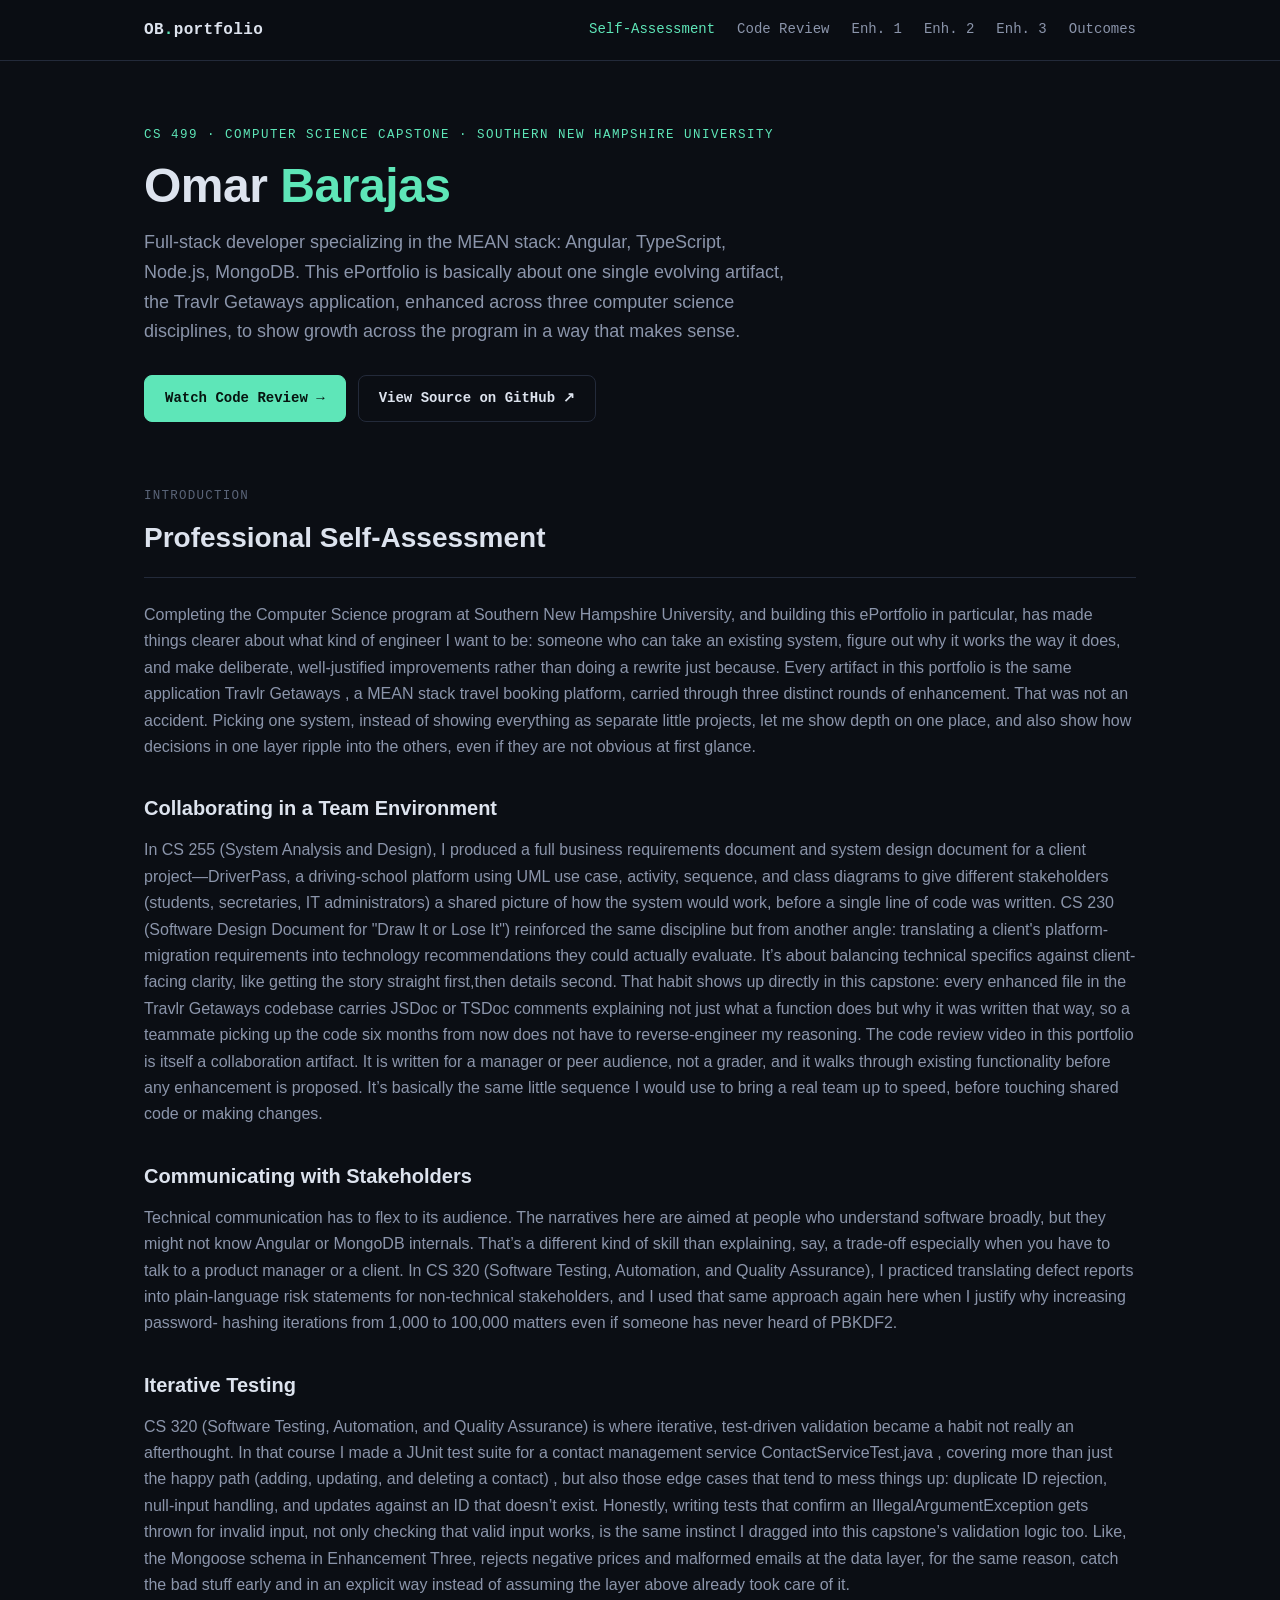
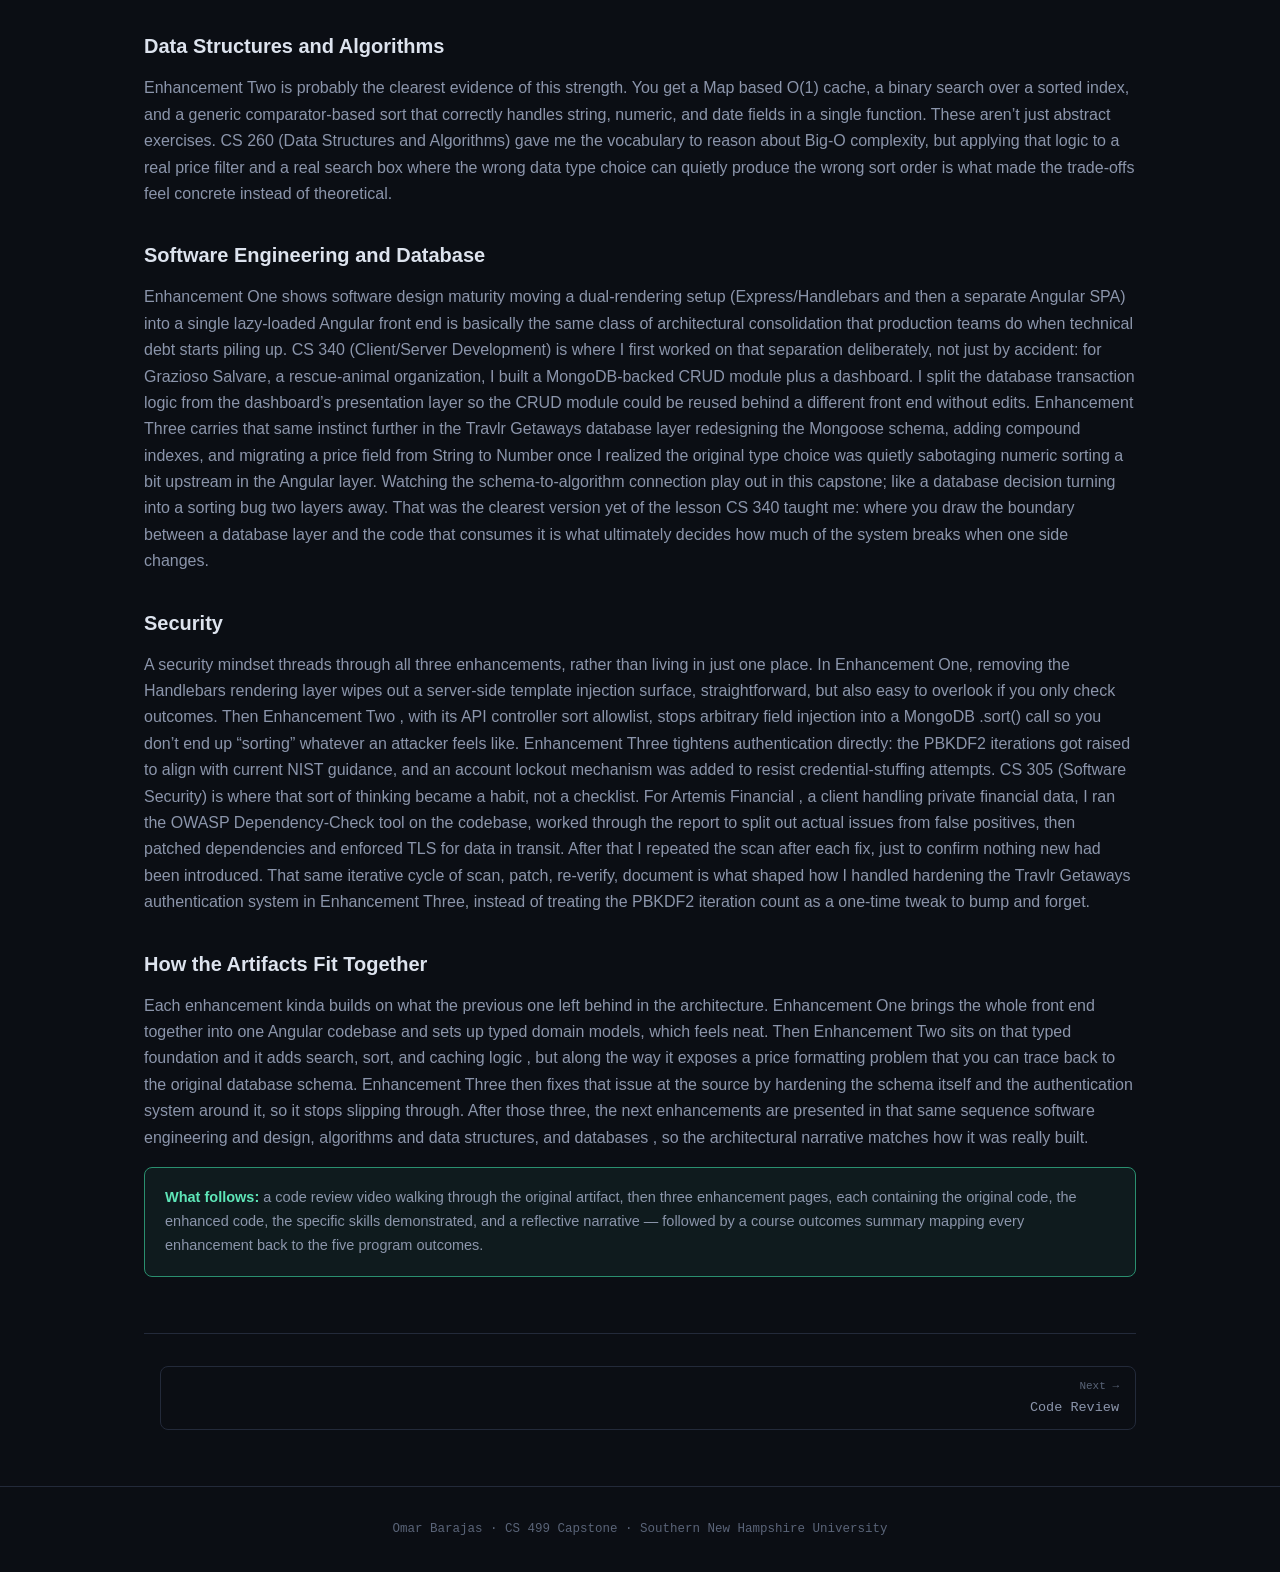
<file: index.html>
<!DOCTYPE html>
<html lang="en">
<head>
<meta charset="UTF-8">
<meta name="viewport" content="width=device-width, initial-scale=1.0">
<title>Omar Barajas — CS 499 ePortfolio</title>
<link rel="stylesheet" href="style.css">
</head>
<body>

<div class="topnav">
  <div class="wrap">
    <a href="index.html" class="brand">OB<span>.</span>portfolio</a>
    <nav>
      <a href="index.html" class="active">Self-Assessment</a>
      <a href="code-review.html">Code Review</a>
      <a href="enhancement-one.html">Enh. 1</a>
      <a href="enhancement-two.html">Enh. 2</a>
      <a href="enhancement-three.html">Enh. 3</a>
      <a href="outcomes.html">Outcomes</a>
    </nav>
  </div>
</div>

<div class="hero">
  <p class="eyebrow">CS 499 · Computer Science Capstone · Southern New Hampshire University</p>
  <h1>Omar <em>Barajas</em></h1>
  <p class="lede">
Full-stack developer specializing in the MEAN stack: Angular, TypeScript, Node.js, MongoDB.  This ePortfolio is basically about one 
    single evolving artifact, the Travlr Getaways application, enhanced across three computer science disciplines, to show growth across 
    the program in a way that makes sense.
  </p>
  <div class="btn-row">
    <a class="btn btn-primary" href="code-review.html">Watch Code Review →</a>
    <a class="btn btn-ghost" href="https://github.com/Omar1997-SNHU/CS-Capstone" target="_blank" rel="noopener">View Source on GitHub ↗</a>
  </div>
</div>

<section class="tight">
  <p class="section-label">Introduction</p>
  <h2>Professional Self-Assessment</h2>

  <p>
 Completing the Computer Science program at Southern New Hampshire University, and building this ePortfolio
    in particular, has made things clearer about what kind of engineer I want to be: someone who can take 
    an existing system, figure out why it works the way it does, and make deliberate, well-justified 
    improvements rather than doing a rewrite just because. Every artifact in this portfolio is the same application
    Travlr Getaways , a MEAN stack travel booking platform, carried through three distinct rounds of enhancement.
    That was not an accident. Picking one system, instead of showing everything as separate little projects, let me
    show depth on one place, and also show how decisions in one layer ripple into the others, even if they are not
    obvious at first glance.
  </p>

  <h3>Collaborating in a Team Environment</h3>
  <p>
In CS 255 (System Analysis and Design), I produced a full business requirements document and system design document for a 
    client project—DriverPass, a driving-school platform using UML use case, activity, sequence, and class diagrams to give 
    different stakeholders (students, secretaries, IT administrators) a shared picture of how the system would work, before a
    single line of code was written. CS 230 (Software Design Document for "Draw It or Lose It") reinforced the same discipline
    but from another angle: translating a client's platform-migration requirements into technology recommendations they could 
    actually evaluate. It’s about balancing technical specifics against client-facing clarity, like getting the story straight
    first,then details second. That habit shows up directly in this capstone: every enhanced file in the Travlr Getaways codebase 
    carries JSDoc or TSDoc comments explaining not just what a function does but why it was written that way, so a teammate
    picking up the code six months from now does not have to reverse-engineer my reasoning. The code review video in this 
    portfolio is itself a collaboration artifact. It is written for a manager or peer audience, not a grader, and it walks through
    existing functionality before any enhancement is proposed. It’s basically the same little sequence I would use to bring a real
    team up to speed, before touching shared code or making changes.
  </p>

  <h3>Communicating with Stakeholders</h3>
  <p>
    Technical communication has to flex to its audience. The narratives here are aimed at people who understand
    software broadly, but they might not know Angular or MongoDB internals. That’s a different kind of skill than
    explaining, say, a trade-off especially when you have to talk to a product manager or a client. In CS 320 (Software
    Testing, Automation, and Quality Assurance), I practiced translating defect reports into plain-language risk statements
    for non-technical stakeholders, and I used that same approach again here when I justify why increasing password-
    hashing iterations from 1,000 to 100,000 matters even if someone has never heard of PBKDF2.
  </p>
  
<h3>Iterative Testing</h3>
  <p>
   CS 320 (Software Testing, Automation, and Quality Assurance) is where iterative, test-driven validation became a habit not
    really an afterthought. In that course I made a JUnit test suite for a contact  management service ContactServiceTest.java
    , covering more than just the happy path (adding, updating, and deleting a contact) , but also those edge cases that tend to
    mess things up: duplicate ID rejection, null-input handling, and updates against an ID that doesn’t exist. Honestly, writing
    tests that confirm an IllegalArgumentException gets thrown for invalid input, not only checking that valid input works, is the
    same instinct I dragged into this capstone’s validation logic too. Like, the  Mongoose schema in Enhancement Three, rejects
    negative prices and malformed emails at the data layer, for the same reason, catch the bad stuff early and in an explicit way 
    instead of assuming the layer above already took care of it.
  </p>
  
  <h3>Data Structures and Algorithms</h3>
  <p>
   Enhancement Two is probably the clearest evidence of this strength. You get a Map based O(1) cache, a binary
    search over a sorted index, and a generic comparator-based sort that correctly handles string, numeric, and
    date fields in a single function. These aren’t just abstract exercises. CS 260 (Data Structures and Algorithms)
    gave me the vocabulary to reason about Big-O complexity, but applying that logic to a real price filter and a real
    search box where the wrong data type choice can quietly produce the wrong sort order is what made the trade-offs
    feel concrete instead of theoretical.
  </p>

  <h3>Software Engineering and Database</h3>
  <p>
Enhancement One shows software design maturity moving a dual-rendering setup (Express/Handlebars and then a separate Angular
    SPA) into a single lazy-loaded Angular front end is basically the same class of architectural consolidation that production
    teams do when technical debt starts piling up. CS 340 (Client/Server Development) is where I first worked on that separation
    deliberately, not just by accident: for Grazioso Salvare, a rescue-animal organization, I built a MongoDB-backed CRUD module
    plus a dashboard. I split the database transaction logic from the dashboard’s presentation layer so the CRUD module could be
    reused behind a different front end without edits. Enhancement Three carries that same instinct further in the Travlr Getaways
    database layer redesigning the Mongoose schema, adding compound indexes, and migrating a price field from String to Number once
    I realized the original type choice was quietly sabotaging numeric sorting a bit upstream in the Angular layer. Watching the
    schema-to-algorithm connection play out in this capstone; like a database decision turning into a sorting bug two layers away.
    That was the clearest version yet of the lesson CS 340 taught me: where you draw the boundary between a database layer and the
    code that consumes it is what ultimately decides how much of the system breaks when one side changes.
  </p>

  <h3>Security</h3>
  <p>
    A security mindset threads through all three enhancements, rather than living in just one place. In Enhancement One, removing the
    Handlebars rendering layer wipes out a server-side template injection surface, straightforward, but also easy to overlook if you only
    check outcomes. Then Enhancement Two , with its API controller sort allowlist, stops arbitrary field injection into a  MongoDB .sort()
    call so you don’t end up “sorting” whatever an attacker feels like. Enhancement Three tightens authentication directly: the PBKDF2
    iterations got raised to align with current NIST guidance, and an account lockout mechanism was added to resist credential-stuffing attempts. 

CS 305 (Software Security) is where that sort of thinking became a habit, not a checklist. For Artemis Financial , a client handling private
    financial data, I ran the OWASP Dependency-Check tool on the codebase, worked through the report to split out actual issues from false 
    positives, then patched dependencies and enforced TLS for data in transit. After that I repeated the scan after each fix, just to confirm
    nothing new had been introduced. That same iterative cycle of scan, patch, re-verify, document is what shaped how I handled hardening the
    Travlr Getaways authentication system in Enhancement Three, instead of treating the PBKDF2 iteration count as a one-time tweak to bump and forget.
  </p>

  <h3>How the Artifacts Fit Together</h3>
  <p>
    Each enhancement kinda builds on what the previous one left behind in the architecture. Enhancement One
    brings the whole front end together into one Angular codebase and sets up typed domain models, which feels
    neat. Then Enhancement Two sits on that typed foundation and it adds search, sort, and caching logic , but
    along the way it exposes a price formatting problem that you can trace back to the original database schema.
    Enhancement Three then fixes that issue at the source by hardening the schema itself and the authentication 
    system around it, so it stops slipping through. After those three, the next enhancements are presented in that
    same sequence software engineering and design, algorithms and data structures, and databases , so the 
    architectural narrative matches how it was really built.
  </p>

  <div class="callout">
    <strong>What follows:</strong> a code review video walking through the original artifact, then three
    enhancement pages, each containing the original code, the enhanced code, the specific skills
    demonstrated, and a reflective narrative — followed by a course outcomes summary mapping every
    enhancement back to the five program outcomes.
  </div>

  <div class="page-nav">
    <span></span>
    <a class="next" href="code-review.html"><span class="dir">Next →</span>Code Review</a>
  </div>
</section>

<footer>Omar Barajas · CS 499 Capstone · Southern New Hampshire University</footer>

</body>
</html>
</file>
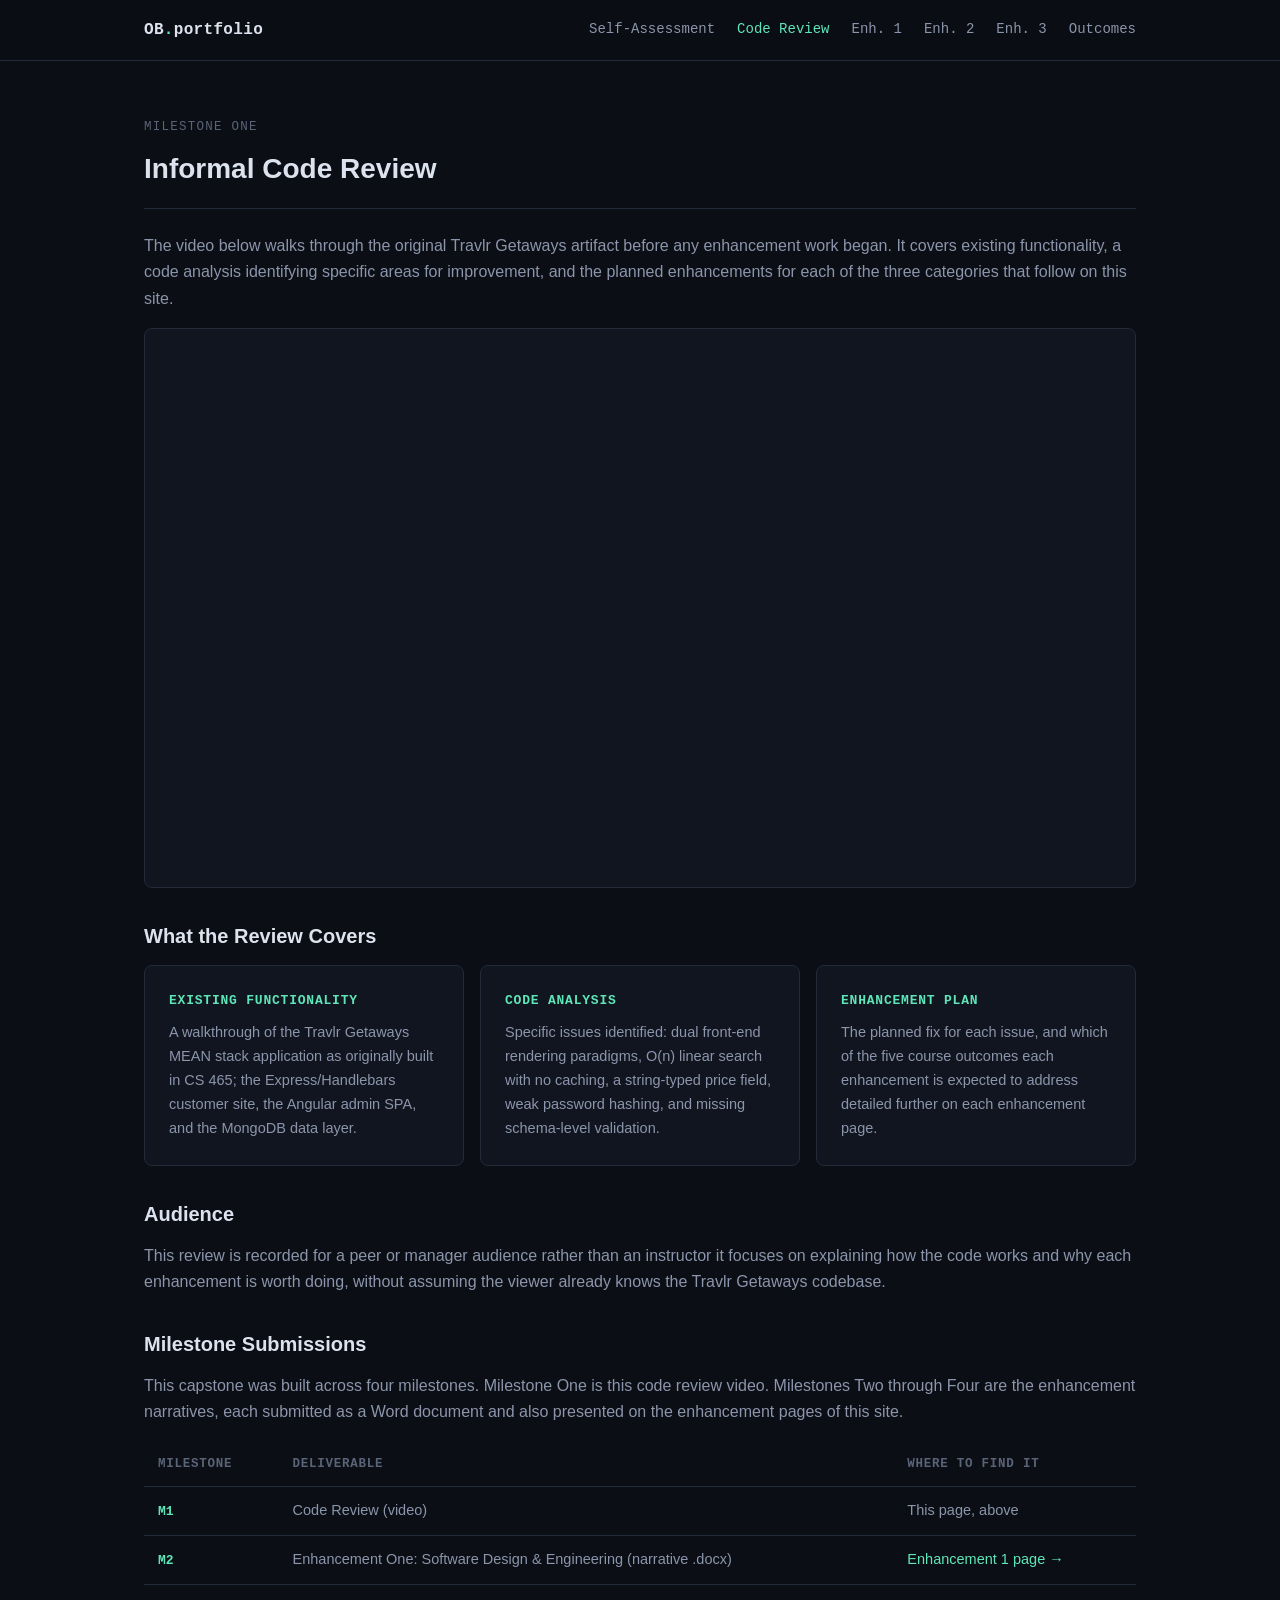
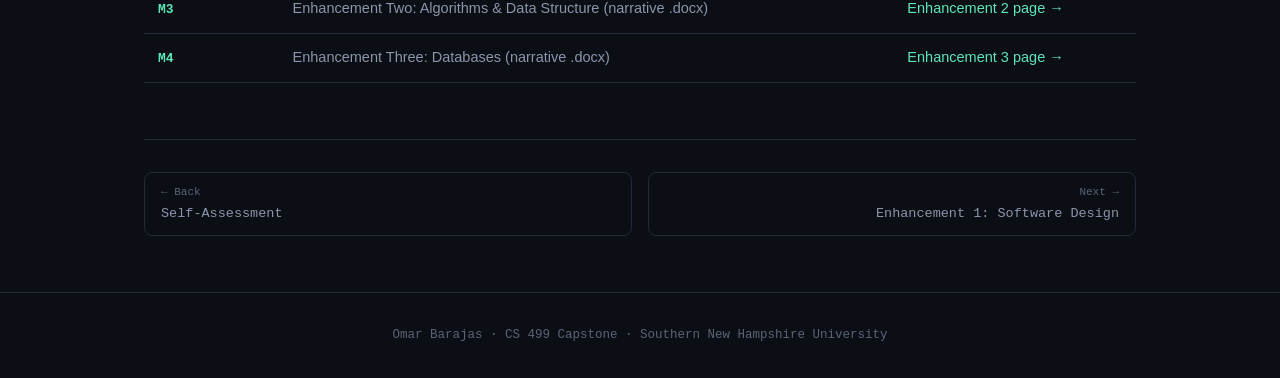
<file: code-review.html>
<!DOCTYPE html>
<html lang="en">
<head>
<meta charset="UTF-8">
<meta name="viewport" content="width=device-width, initial-scale=1.0">
<title>Code Review — Omar Barajas</title>
<link rel="stylesheet" href="style.css">
</head>
<body>

<div class="topnav">
  <div class="wrap">
    <a href="index.html" class="brand">OB<span>.</span>portfolio</a>
    <nav>
      <a href="index.html">Self-Assessment</a>
      <a href="code-review.html" class="active">Code Review</a>
      <a href="enhancement-one.html">Enh. 1</a>
      <a href="enhancement-two.html">Enh. 2</a>
      <a href="enhancement-three.html">Enh. 3</a>
      <a href="outcomes.html">Outcomes</a>
    </nav>
  </div>
</div>

<section>
  <p class="section-label">Milestone One</p>
  <h2>Informal Code Review</h2>

  <p>
    The video below walks through the original Travlr Getaways artifact before any enhancement work
    began. It covers existing functionality, a code analysis identifying specific areas for improvement,
    and the planned enhancements for each of the three categories that follow on this site.
  </p>

  <div class="video-embed">
    <!-- CS 499 Code Review video, hosted on YouTube -->
    <iframe
      src="https://www.youtube.com/embed/hoq_iVasN_o"
      title="CS 499 Code Review — Omar Barajas"
      allow="accelerometer; autoplay; clipboard-write; encrypted-media; gyroscope; picture-in-picture"
      allowfullscreen>
    </iframe>
  </div>

  <h3>What the Review Covers</h3>

  <div class="grid-3">
    <div class="card">
      <h4>Existing Functionality</h4>
      <p>A walkthrough of the Travlr Getaways MEAN stack application as originally built in CS 465; the Express/Handlebars customer site, the Angular admin SPA, and the MongoDB data layer.</p>
    </div>
    <div class="card">
      <h4>Code Analysis</h4>
      <p>Specific issues identified: dual front-end rendering paradigms, O(n) linear search with no caching, a string-typed price field, weak password hashing, and missing schema-level validation.</p>
    </div>
    <div class="card">
      <h4>Enhancement Plan</h4>
      <p>The planned fix for each issue, and which of the five course outcomes each enhancement is expected to address detailed further on each enhancement page.</p>
    </div>
  </div>

  <h3>Audience</h3>
  <p>
    This review is recorded for a peer or manager audience rather than an instructor it focuses on
    explaining how the code works and why each enhancement is worth doing, without assuming the viewer
    already knows the Travlr Getaways codebase.
  </p>

  <h3>Milestone Submissions</h3>
  <p>
    This capstone was built across four milestones. Milestone One is this code review video. Milestones
    Two through Four are the enhancement narratives, each submitted as a Word document and also presented
    on the enhancement pages of this site.
  </p>
  <table>
    <tr><th>Milestone</th><th>Deliverable</th><th>Where to Find It</th></tr>
    <tr><td><strong>M1</strong></td><td>Code Review (video)</td><td>This page, above</td></tr>
    <tr><td><strong>M2</strong></td><td>Enhancement One: Software Design &amp; Engineering (narrative .docx)</td><td><a href="enhancement-one.html">Enhancement 1 page →</a></td></tr>
    <tr><td><strong>M3</strong></td><td>Enhancement Two: Algorithms &amp; Data Structure (narrative .docx)</td><td><a href="enhancement-two.html">Enhancement 2 page →</a></td></tr>
    <tr><td><strong>M4</strong></td><td>Enhancement Three: Databases (narrative .docx)</td><td><a href="enhancement-three.html">Enhancement 3 page →</a></td></tr>
  </table>

  <div class="page-nav">
    <a class="prev" href="index.html"><span class="dir">← Back</span>Self-Assessment</a>
    <a class="next" href="enhancement-one.html"><span class="dir">Next →</span>Enhancement 1: Software Design</a>
  </div>
</section>

<footer>Omar Barajas · CS 499 Capstone · Southern New Hampshire University</footer>

</body>
</html>
</file>
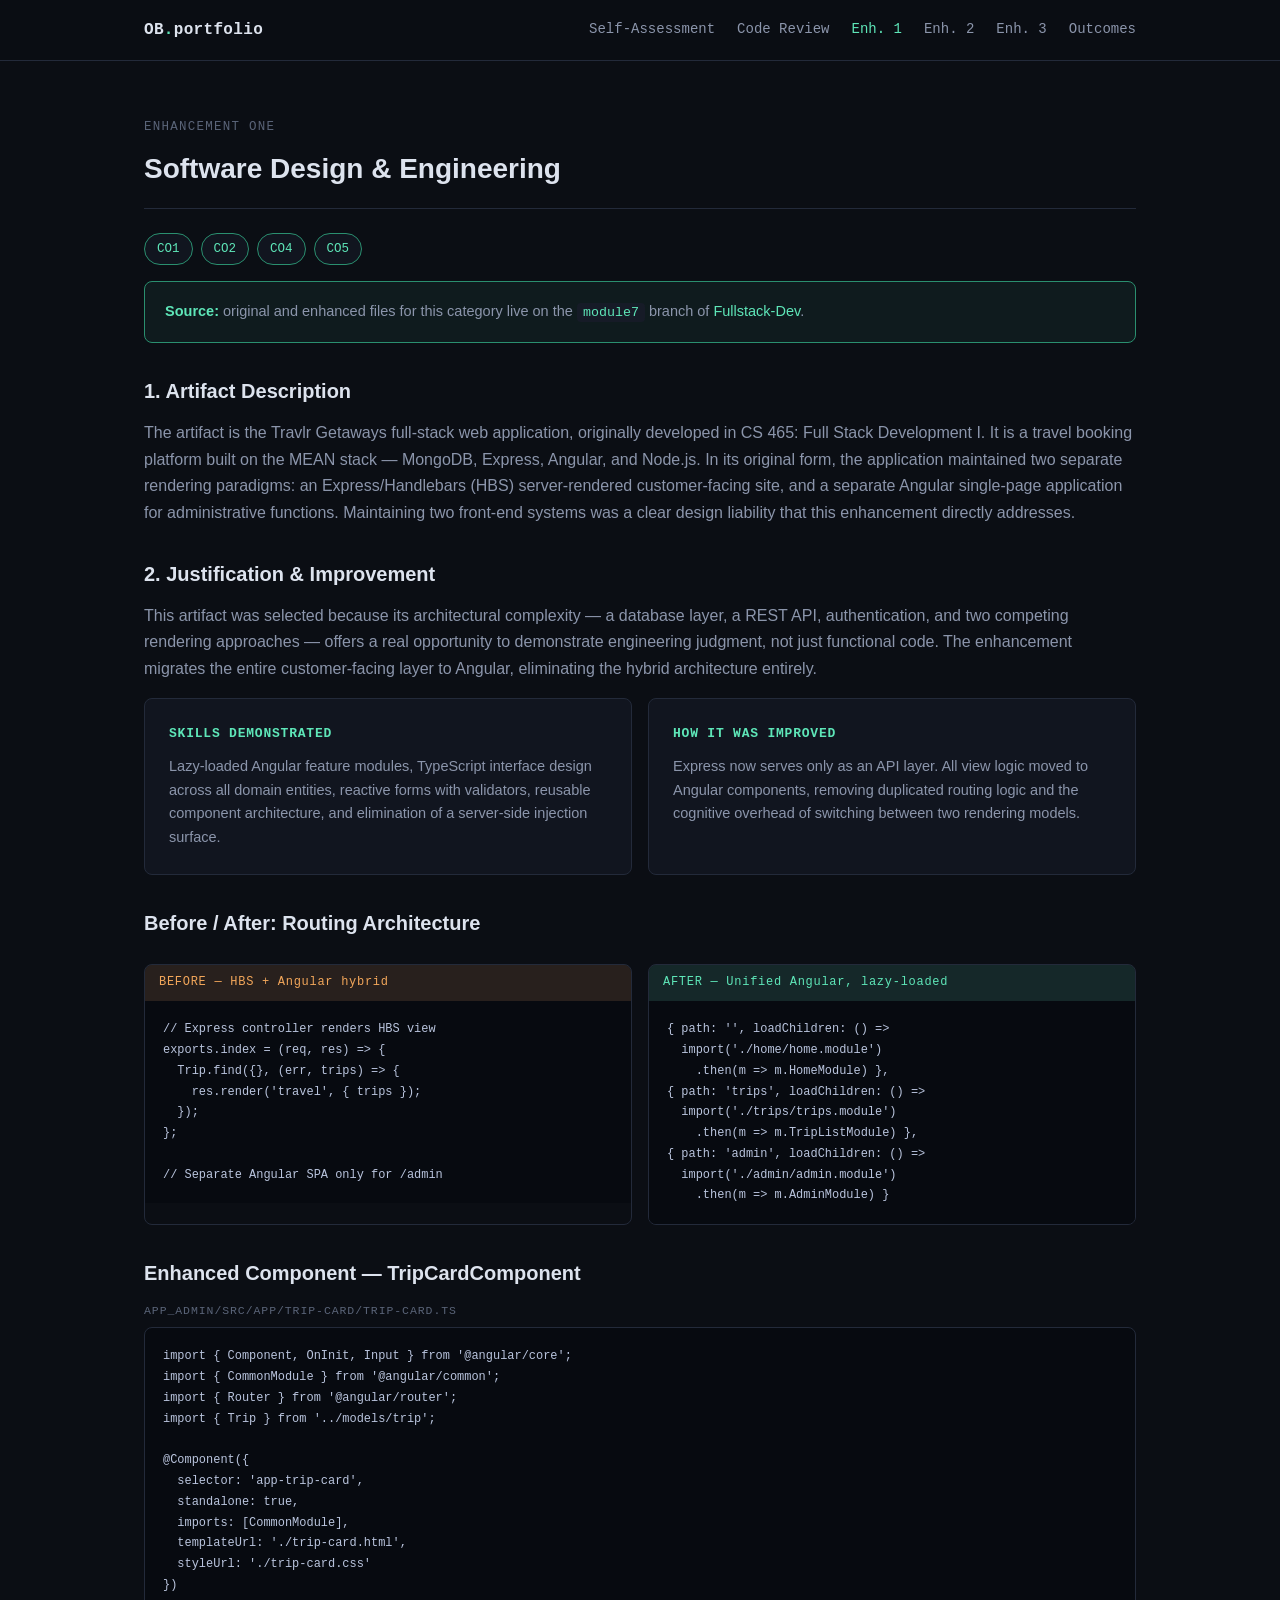
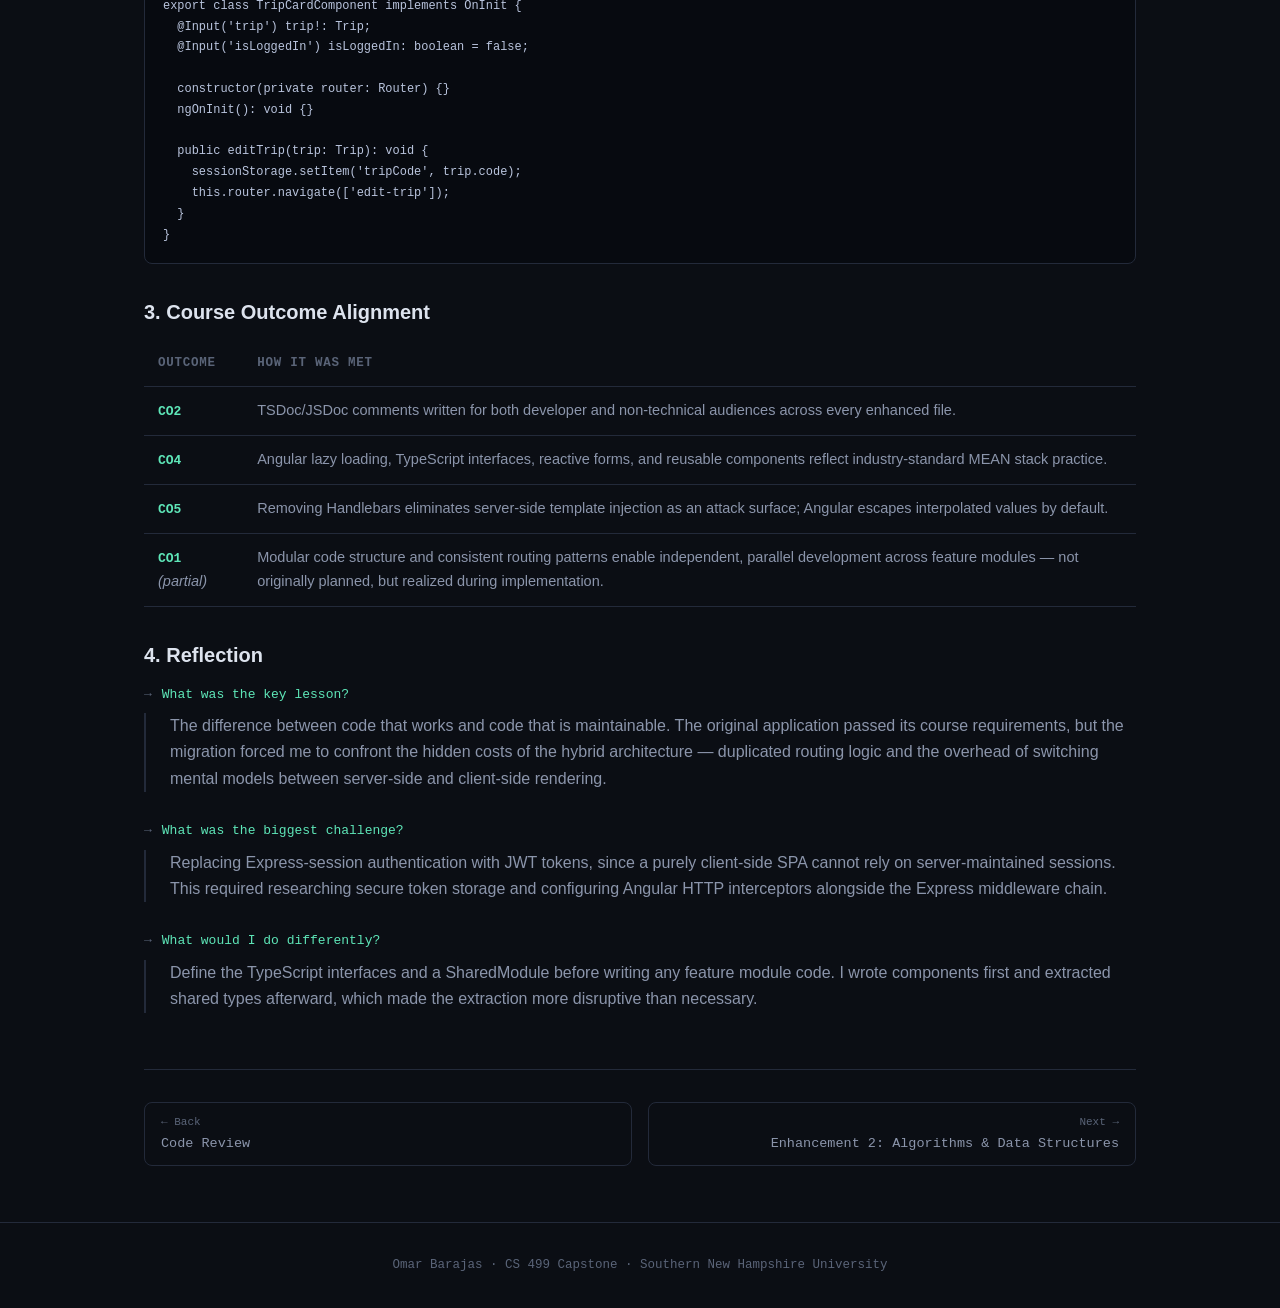
<file: enhancement-one.html>
<!DOCTYPE html>
<html lang="en">
<head>
<meta charset="UTF-8">
<meta name="viewport" content="width=device-width, initial-scale=1.0">
<title>Enhancement One: Software Design &amp; Engineering — Omar Barajas</title>
<link rel="stylesheet" href="style.css">
</head>
<body>

<div class="topnav">
  <div class="wrap">
    <a href="index.html" class="brand">OB<span>.</span>portfolio</a>
    <nav>
      <a href="index.html">Self-Assessment</a>
      <a href="code-review.html">Code Review</a>
      <a href="enhancement-one.html" class="active">Enh. 1</a>
      <a href="enhancement-two.html">Enh. 2</a>
      <a href="enhancement-three.html">Enh. 3</a>
      <a href="outcomes.html">Outcomes</a>
    </nav>
  </div>
</div>

<section>
  <p class="section-label">Enhancement One</p>
  <h2>Software Design &amp; Engineering</h2>

  <p class="pill-row">
    <span class="pill co">CO1</span>
    <span class="pill co">CO2</span>
    <span class="pill co">CO4</span>
    <span class="pill co">CO5</span>
  </p>

  <div class="callout">
    <strong>Source:</strong> original and enhanced files for this category live on the
    <code>module7</code> branch of
    <a href="https://github.com/Omar1997-SNHU/Fullstack-Dev/tree/module7" target="_blank" rel="noopener">Fullstack-Dev</a>.
  </div>

  <h3>1. Artifact Description</h3>
  <p>
    The artifact is the Travlr Getaways full-stack web application, originally developed in CS 465:
    Full Stack Development I. It is a travel booking platform built on the MEAN stack — MongoDB,
    Express, Angular, and Node.js. In its original form, the application maintained two separate
    rendering paradigms: an Express/Handlebars (HBS) server-rendered customer-facing site, and a
    separate Angular single-page application for administrative functions. Maintaining two front-end
    systems was a clear design liability that this enhancement directly addresses.
  </p>

  <h3>2. Justification &amp; Improvement</h3>
  <p>
    This artifact was selected because its architectural complexity — a database layer, a REST API,
    authentication, and two competing rendering approaches — offers a real opportunity to demonstrate
    engineering judgment, not just functional code. The enhancement migrates the entire customer-facing
    layer to Angular, eliminating the hybrid architecture entirely.
  </p>

  <div class="grid-2">
    <div class="card">
      <h4>Skills Demonstrated</h4>
      <p>Lazy-loaded Angular feature modules, TypeScript interface design across all domain entities, reactive forms with validators, reusable component architecture, and elimination of a server-side injection surface.</p>
    </div>
    <div class="card">
      <h4>How It Was Improved</h4>
      <p>Express now serves only as an API layer. All view logic moved to Angular components, removing duplicated routing logic and the cognitive overhead of switching between two rendering models.</p>
    </div>
  </div>

  <h3>Before / After: Routing Architecture</h3>
  <div class="compare">
    <div class="panel before">
      <div class="panel-head">BEFORE — HBS + Angular hybrid</div>
      <pre><code>// Express controller renders HBS view
exports.index = (req, res) => {
  Trip.find({}, (err, trips) => {
    res.render('travel', { trips });
  });
};

// Separate Angular SPA only for /admin</code></pre>
    </div>
    <div class="panel after">
      <div class="panel-head">AFTER — Unified Angular, lazy-loaded</div>
      <pre><code>{ path: '', loadChildren: () =>
  import('./home/home.module')
    .then(m => m.HomeModule) },
{ path: 'trips', loadChildren: () =>
  import('./trips/trips.module')
    .then(m => m.TripListModule) },
{ path: 'admin', loadChildren: () =>
  import('./admin/admin.module')
    .then(m => m.AdminModule) }</code></pre>
    </div>
  </div>

  <h3>Enhanced Component — TripCardComponent</h3>
  <p class="code-label">app_admin/src/app/trip-card/trip-card.ts</p>
  <pre><code>import { Component, OnInit, Input } from '@angular/core';
import { CommonModule } from '@angular/common';
import { Router } from '@angular/router';
import { Trip } from '../models/trip';

@Component({
  selector: 'app-trip-card',
  standalone: true,
  imports: [CommonModule],
  templateUrl: './trip-card.html',
  styleUrl: './trip-card.css'
})
export class TripCardComponent implements OnInit {
  @Input('trip') trip!: Trip;
  @Input('isLoggedIn') isLoggedIn: boolean = false;

  constructor(private router: Router) {}
  ngOnInit(): void {}

  public editTrip(trip: Trip): void {
    sessionStorage.setItem('tripCode', trip.code);
    this.router.navigate(['edit-trip']);
  }
}</code></pre>

  <h3>3. Course Outcome Alignment</h3>
  <table>
    <tr><th>Outcome</th><th>How It Was Met</th></tr>
    <tr><td><strong>CO2</strong></td><td>TSDoc/JSDoc comments written for both developer and non-technical audiences across every enhanced file.</td></tr>
    <tr><td><strong>CO4</strong></td><td>Angular lazy loading, TypeScript interfaces, reactive forms, and reusable components reflect industry-standard MEAN stack practice.</td></tr>
    <tr><td><strong>CO5</strong></td><td>Removing Handlebars eliminates server-side template injection as an attack surface; Angular escapes interpolated values by default.</td></tr>
    <tr><td><strong>CO1</strong> <em>(partial)</em></td><td>Modular code structure and consistent routing patterns enable independent, parallel development across feature modules — not originally planned, but realized during implementation.</td></tr>
  </table>

  <h3>4. Reflection</h3>
  <div class="qa">
    <p class="q"><span class="num">→</span> What was the key lesson?</p>
    <p class="a">The difference between code that works and code that is maintainable. The original application passed its course requirements, but the migration forced me to confront the hidden costs of the hybrid architecture — duplicated routing logic and the overhead of switching mental models between server-side and client-side rendering.</p>
  </div>
  <div class="qa">
    <p class="q"><span class="num">→</span> What was the biggest challenge?</p>
    <p class="a">Replacing Express-session authentication with JWT tokens, since a purely client-side SPA cannot rely on server-maintained sessions. This required researching secure token storage and configuring Angular HTTP interceptors alongside the Express middleware chain.</p>
  </div>
  <div class="qa">
    <p class="q"><span class="num">→</span> What would I do differently?</p>
    <p class="a">Define the TypeScript interfaces and a SharedModule before writing any feature module code. I wrote components first and extracted shared types afterward, which made the extraction more disruptive than necessary.</p>
  </div>

  <div class="page-nav">
    <a class="prev" href="code-review.html"><span class="dir">← Back</span>Code Review</a>
    <a class="next" href="enhancement-two.html"><span class="dir">Next →</span>Enhancement 2: Algorithms &amp; Data Structures</a>
  </div>
</section>

<footer>Omar Barajas · CS 499 Capstone · Southern New Hampshire University</footer>

</body>
</html>
</file>
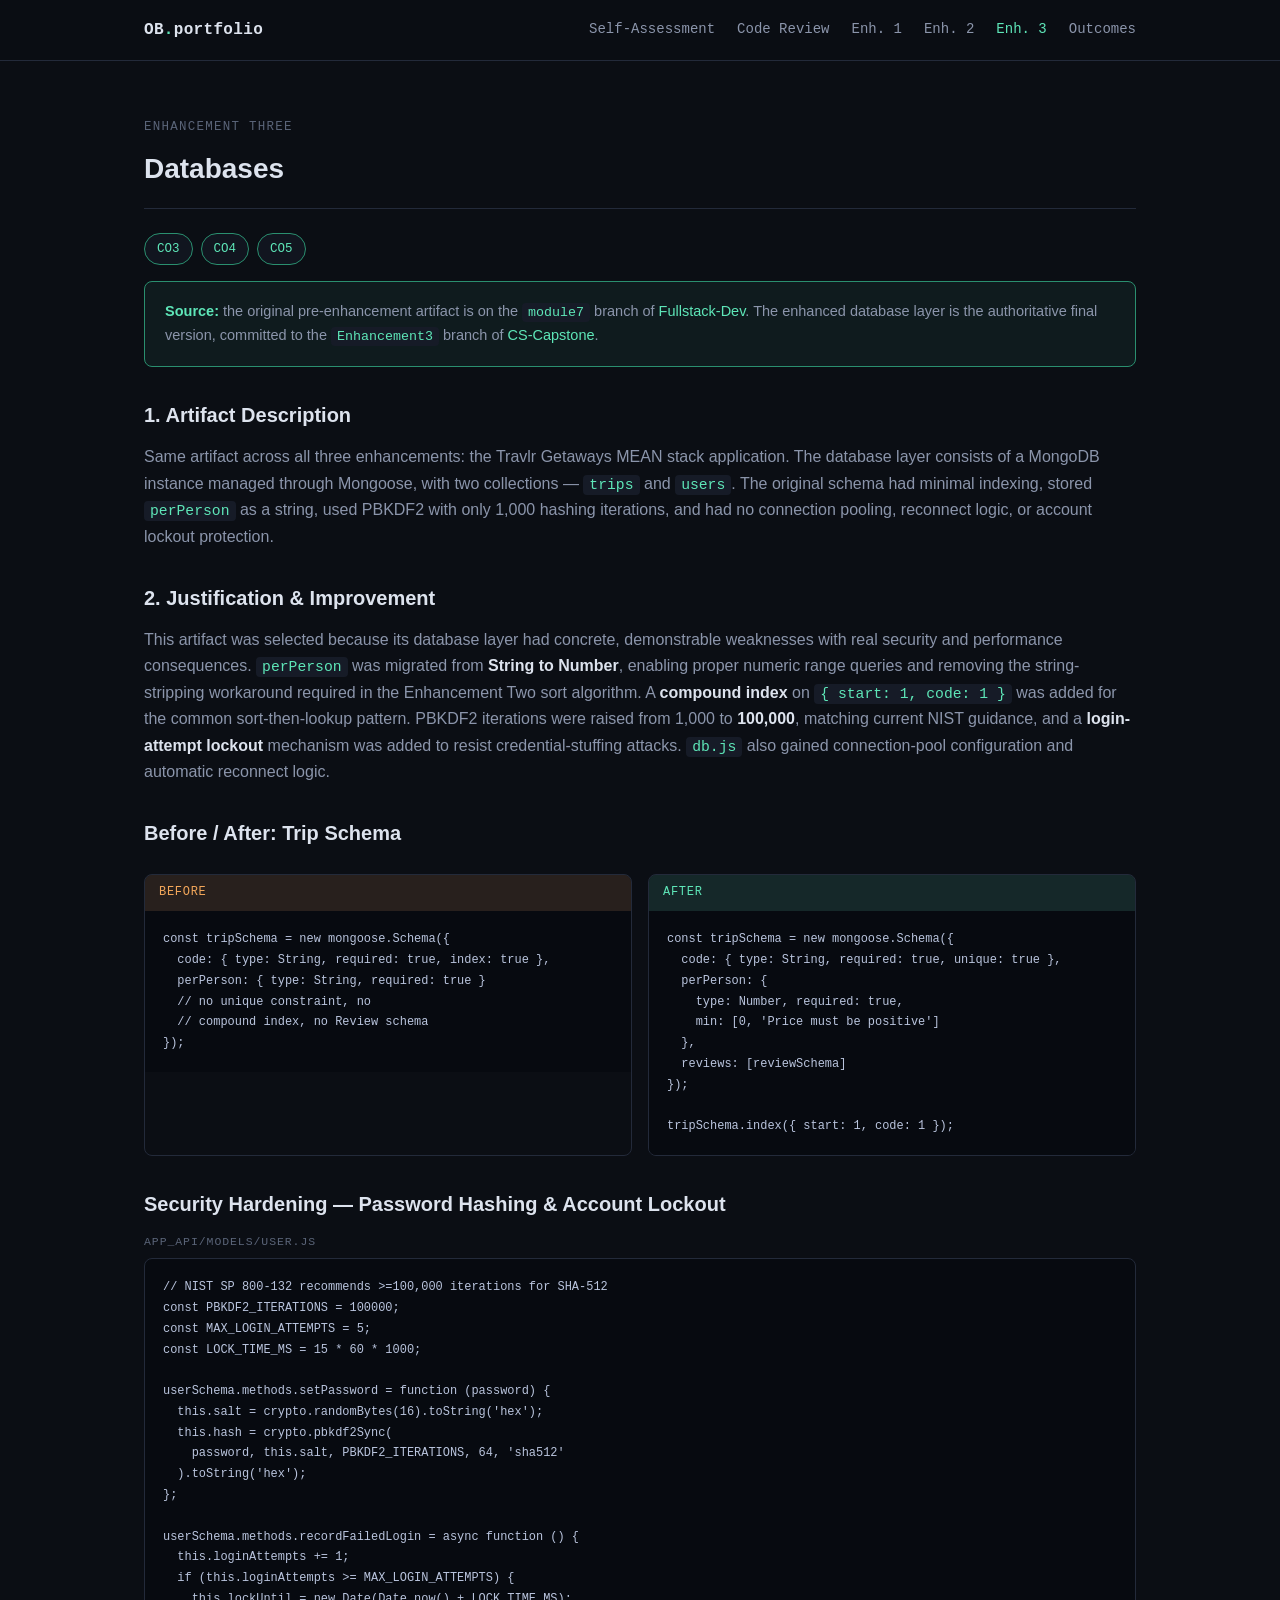
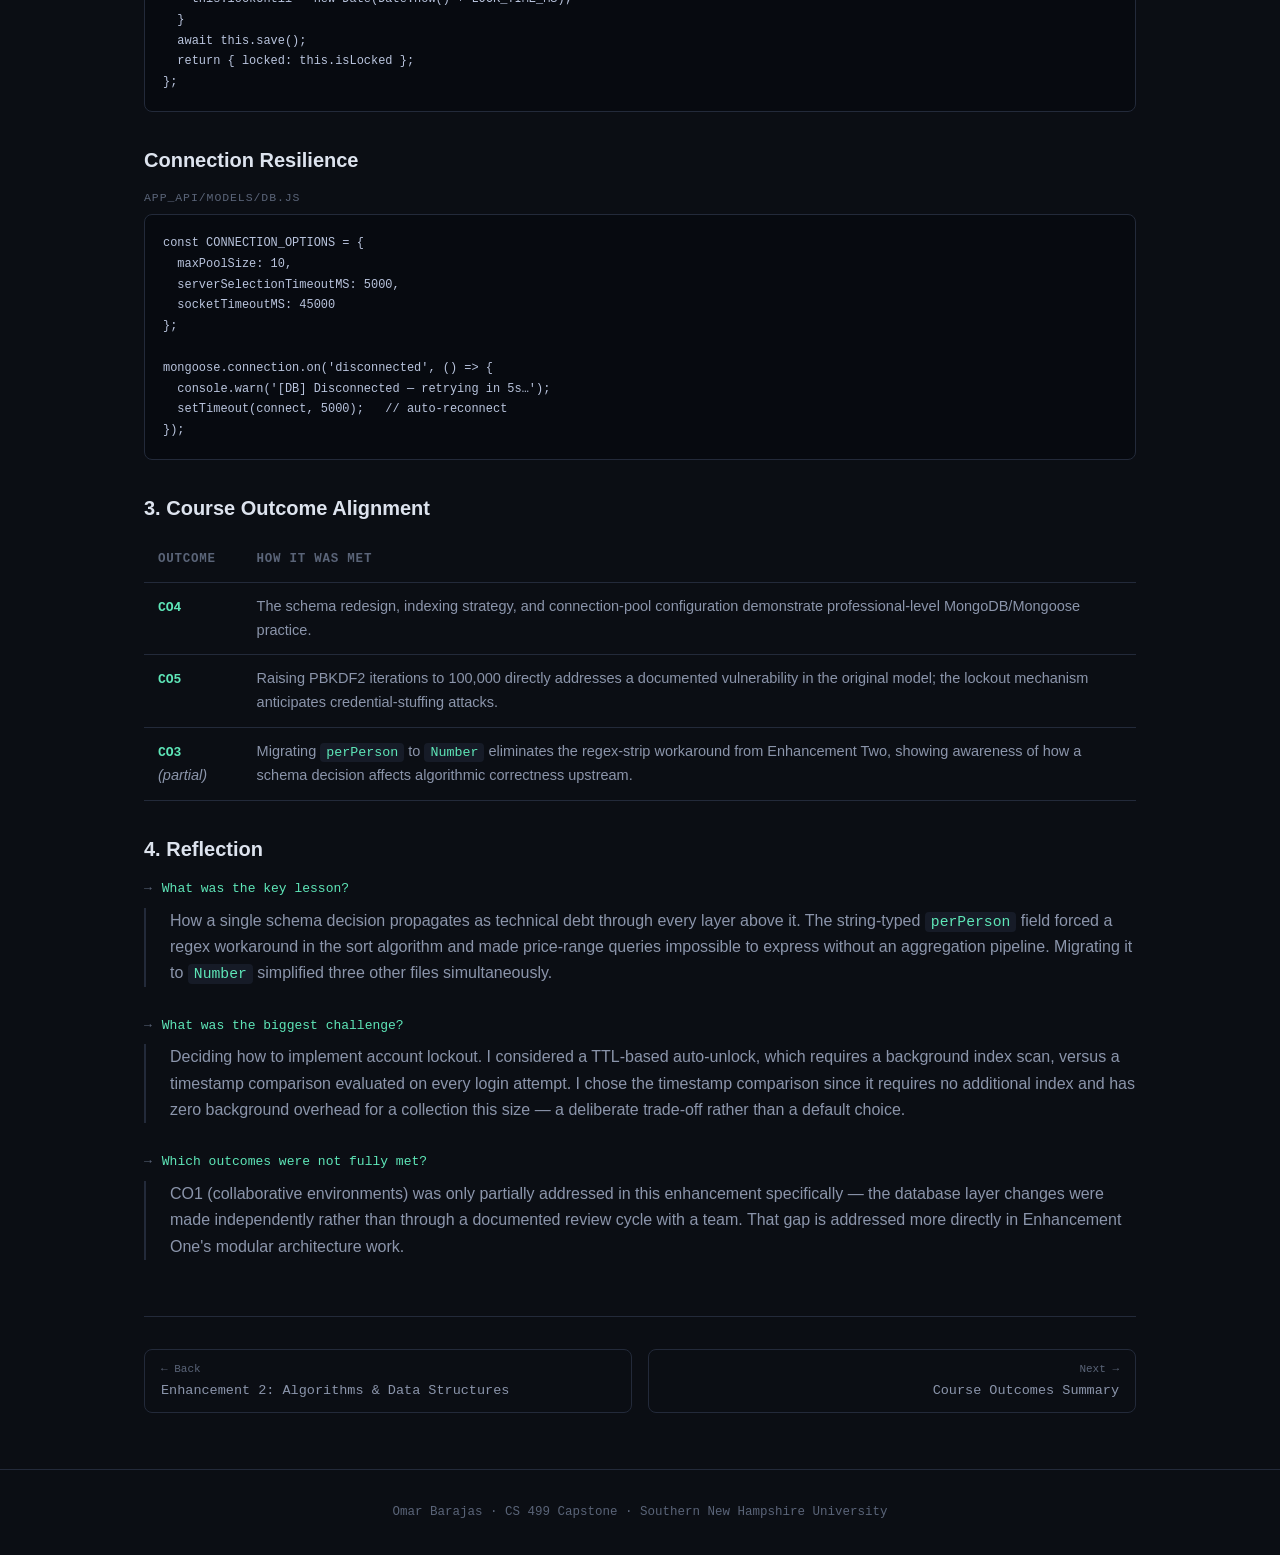
<file: enhancement-three.html>
<!DOCTYPE html>
<html lang="en">
<head>
<meta charset="UTF-8">
<meta name="viewport" content="width=device-width, initial-scale=1.0">
<title>Enhancement Three: Databases — Omar Barajas</title>
<link rel="stylesheet" href="style.css">
</head>
<body>

<div class="topnav">
  <div class="wrap">
    <a href="index.html" class="brand">OB<span>.</span>portfolio</a>
    <nav>
      <a href="index.html">Self-Assessment</a>
      <a href="code-review.html">Code Review</a>
      <a href="enhancement-one.html">Enh. 1</a>
      <a href="enhancement-two.html">Enh. 2</a>
      <a href="enhancement-three.html" class="active">Enh. 3</a>
      <a href="outcomes.html">Outcomes</a>
    </nav>
  </div>
</div>

<section>
  <p class="section-label">Enhancement Three</p>
  <h2>Databases</h2>

  <p class="pill-row">
    <span class="pill co">CO3</span>
    <span class="pill co">CO4</span>
    <span class="pill co">CO5</span>
  </p>

  <div class="callout">
    <strong>Source:</strong> the original pre-enhancement artifact is on the <code>module7</code>
    branch of <a href="https://github.com/Omar1997-SNHU/Fullstack-Dev/tree/module7" target="_blank" rel="noopener">Fullstack-Dev</a>.
    The enhanced database layer is the authoritative final version, committed to the
    <code>Enhancement3</code> branch of
    <a href="https://github.com/Omar1997-SNHU/CS-Capstone/tree/Enhancement3" target="_blank" rel="noopener">CS-Capstone</a>.
  </div>

  <h3>1. Artifact Description</h3>
  <p>
    Same artifact across all three enhancements: the Travlr Getaways MEAN stack application. The
    database layer consists of a MongoDB instance managed through Mongoose, with two collections —
    <code>trips</code> and <code>users</code>. The original schema had minimal indexing, stored
    <code>perPerson</code> as a string, used PBKDF2 with only 1,000 hashing iterations, and had no
    connection pooling, reconnect logic, or account lockout protection.
  </p>

  <h3>2. Justification &amp; Improvement</h3>
  <p>
    This artifact was selected because its database layer had concrete, demonstrable weaknesses with
    real security and performance consequences. <code>perPerson</code> was migrated from
    <strong>String to Number</strong>, enabling proper numeric range queries and removing the
    string-stripping workaround required in the Enhancement Two sort algorithm. A
    <strong>compound index</strong> on <code>{ start: 1, code: 1 }</code> was added for the common
    sort-then-lookup pattern. PBKDF2 iterations were raised from 1,000 to <strong>100,000</strong>,
    matching current NIST guidance, and a <strong>login-attempt lockout</strong> mechanism was added to
    resist credential-stuffing attacks. <code>db.js</code> also gained connection-pool configuration and
    automatic reconnect logic.
  </p>

  <h3>Before / After: Trip Schema</h3>
  <div class="compare">
    <div class="panel before">
      <div class="panel-head">BEFORE</div>
      <pre><code>const tripSchema = new mongoose.Schema({
  code: { type: String, required: true, index: true },
  perPerson: { type: String, required: true }
  // no unique constraint, no
  // compound index, no Review schema
});</code></pre>
    </div>
    <div class="panel after">
      <div class="panel-head">AFTER</div>
      <pre><code>const tripSchema = new mongoose.Schema({
  code: { type: String, required: true, unique: true },
  perPerson: {
    type: Number, required: true,
    min: [0, 'Price must be positive']
  },
  reviews: [reviewSchema]
});

tripSchema.index({ start: 1, code: 1 });</code></pre>
    </div>
  </div>

  <h3>Security Hardening — Password Hashing &amp; Account Lockout</h3>
  <p class="code-label">app_api/models/user.js</p>
  <pre><code>// NIST SP 800-132 recommends >=100,000 iterations for SHA-512
const PBKDF2_ITERATIONS = 100000;
const MAX_LOGIN_ATTEMPTS = 5;
const LOCK_TIME_MS = 15 * 60 * 1000;

userSchema.methods.setPassword = function (password) {
  this.salt = crypto.randomBytes(16).toString('hex');
  this.hash = crypto.pbkdf2Sync(
    password, this.salt, PBKDF2_ITERATIONS, 64, 'sha512'
  ).toString('hex');
};

userSchema.methods.recordFailedLogin = async function () {
  this.loginAttempts += 1;
  if (this.loginAttempts >= MAX_LOGIN_ATTEMPTS) {
    this.lockUntil = new Date(Date.now() + LOCK_TIME_MS);
  }
  await this.save();
  return { locked: this.isLocked };
};</code></pre>

  <h3>Connection Resilience</h3>
  <p class="code-label">app_api/models/db.js</p>
  <pre><code>const CONNECTION_OPTIONS = {
  maxPoolSize: 10,
  serverSelectionTimeoutMS: 5000,
  socketTimeoutMS: 45000
};

mongoose.connection.on('disconnected', () => {
  console.warn('[DB] Disconnected — retrying in 5s…');
  setTimeout(connect, 5000);   // auto-reconnect
});</code></pre>

  <h3>3. Course Outcome Alignment</h3>
  <table>
    <tr><th>Outcome</th><th>How It Was Met</th></tr>
    <tr><td><strong>CO4</strong></td><td>The schema redesign, indexing strategy, and connection-pool configuration demonstrate professional-level MongoDB/Mongoose practice.</td></tr>
    <tr><td><strong>CO5</strong></td><td>Raising PBKDF2 iterations to 100,000 directly addresses a documented vulnerability in the original model; the lockout mechanism anticipates credential-stuffing attacks.</td></tr>
    <tr><td><strong>CO3</strong> <em>(partial)</em></td><td>Migrating <code>perPerson</code> to <code>Number</code> eliminates the regex-strip workaround from Enhancement Two, showing awareness of how a schema decision affects algorithmic correctness upstream.</td></tr>
  </table>

  <h3>4. Reflection</h3>
  <div class="qa">
    <p class="q"><span class="num">→</span> What was the key lesson?</p>
    <p class="a">How a single schema decision propagates as technical debt through every layer above it. The string-typed <code>perPerson</code> field forced a regex workaround in the sort algorithm and made price-range queries impossible to express without an aggregation pipeline. Migrating it to <code>Number</code> simplified three other files simultaneously.</p>
  </div>
  <div class="qa">
    <p class="q"><span class="num">→</span> What was the biggest challenge?</p>
    <p class="a">Deciding how to implement account lockout. I considered a TTL-based auto-unlock, which requires a background index scan, versus a timestamp comparison evaluated on every login attempt. I chose the timestamp comparison since it requires no additional index and has zero background overhead for a collection this size — a deliberate trade-off rather than a default choice.</p>
  </div>
  <div class="qa">
    <p class="q"><span class="num">→</span> Which outcomes were not fully met?</p>
    <p class="a">CO1 (collaborative environments) was only partially addressed in this enhancement specifically — the database layer changes were made independently rather than through a documented review cycle with a team. That gap is addressed more directly in Enhancement One's modular architecture work.</p>
  </div>

  <div class="page-nav">
    <a class="prev" href="enhancement-two.html"><span class="dir">← Back</span>Enhancement 2: Algorithms &amp; Data Structures</a>
    <a class="next" href="outcomes.html"><span class="dir">Next →</span>Course Outcomes Summary</a>
  </div>
</section>

<footer>Omar Barajas · CS 499 Capstone · Southern New Hampshire University</footer>

</body>
</html>
</file>
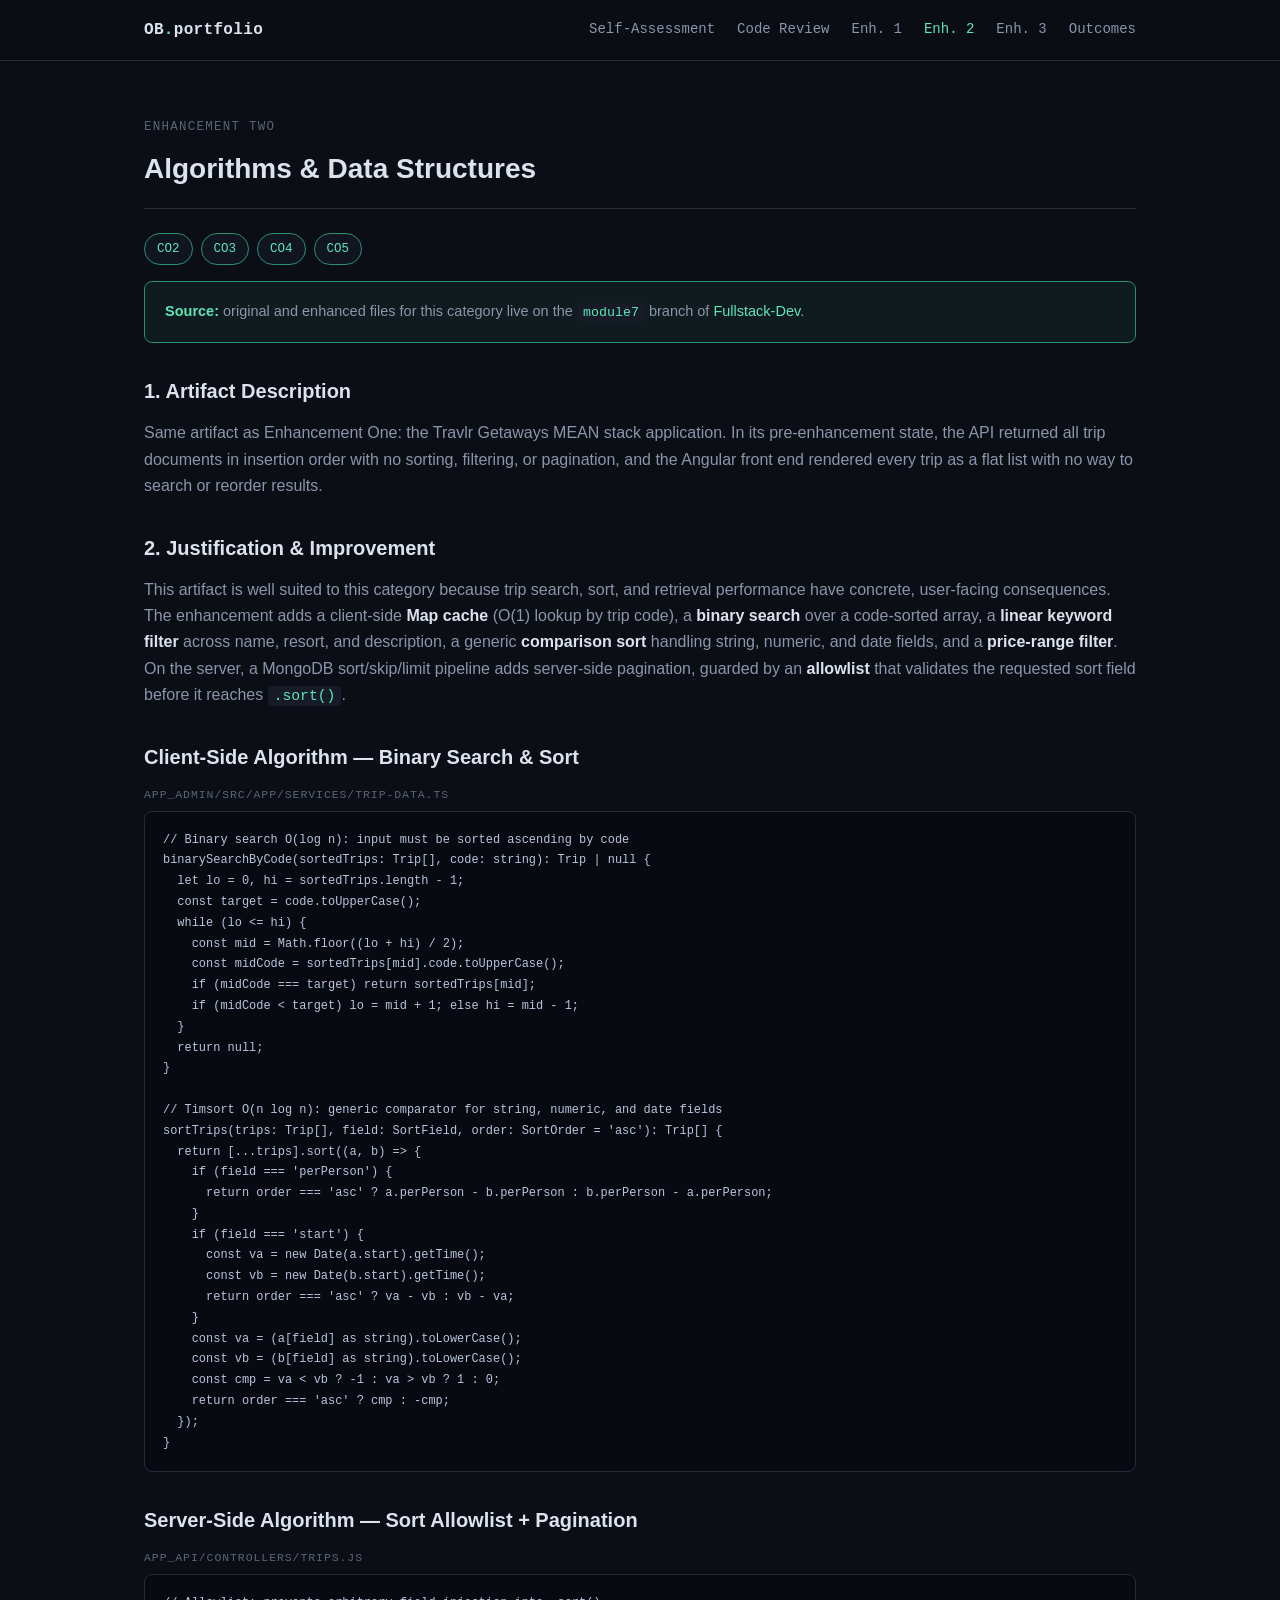
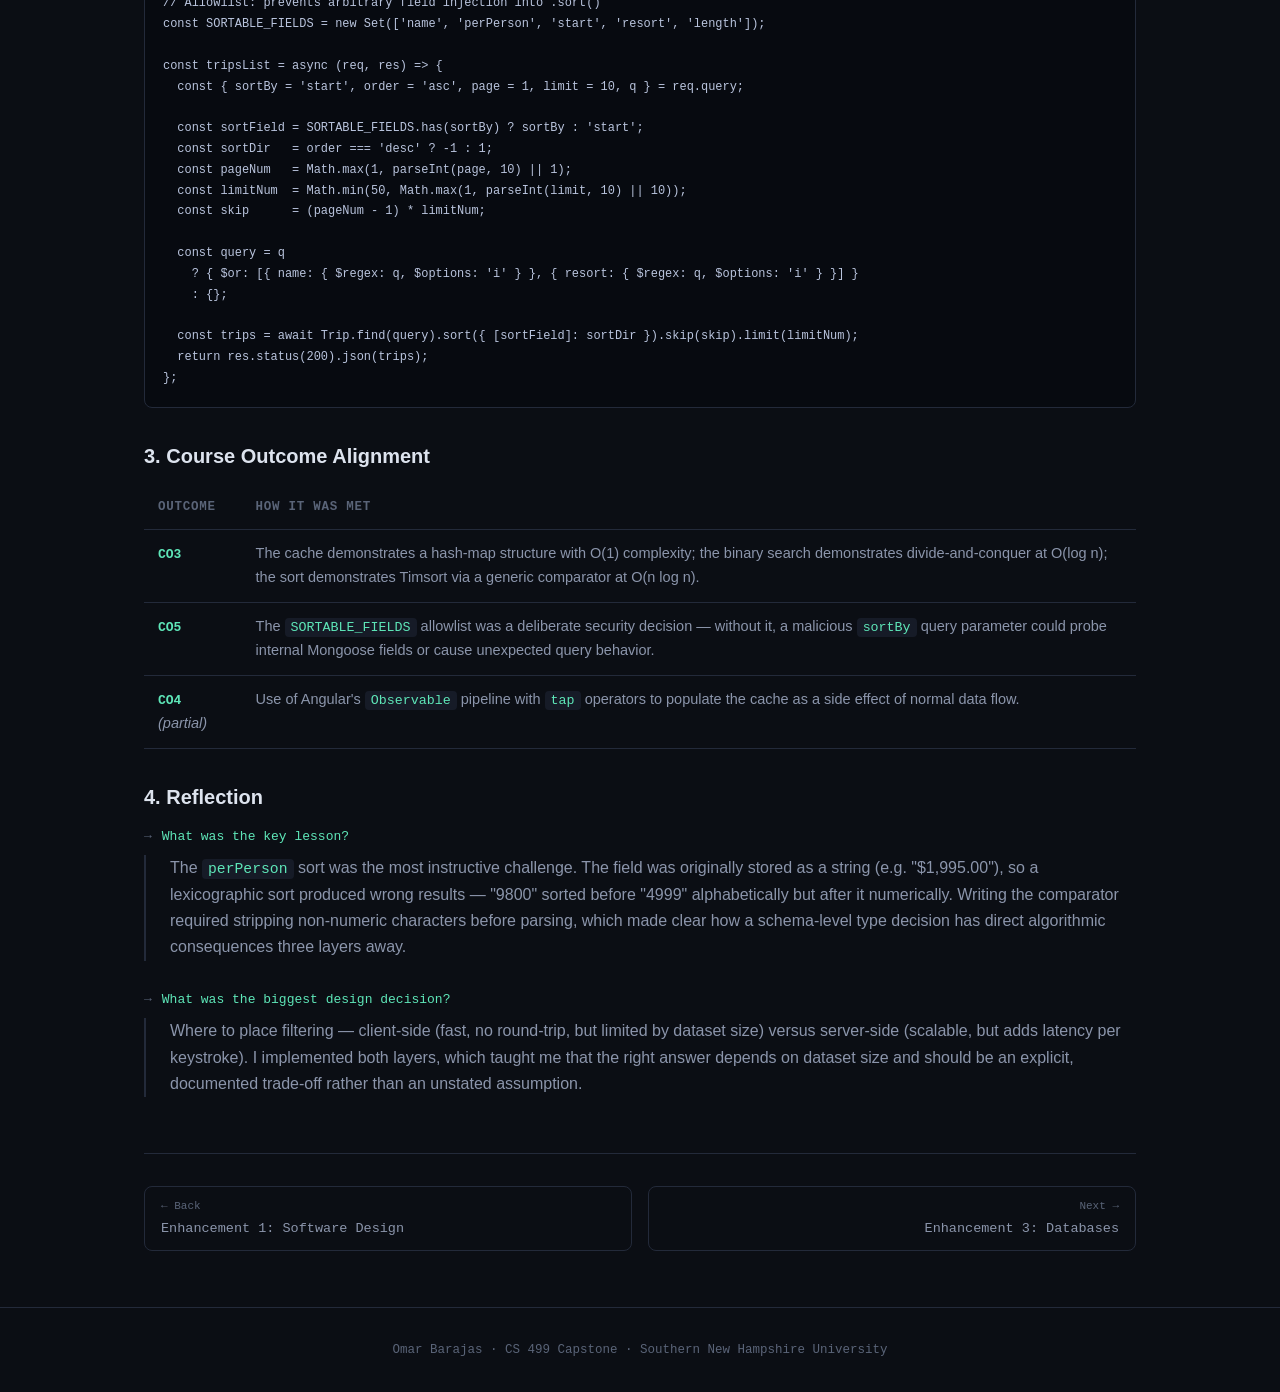
<file: enhancement-two.html>
<!DOCTYPE html>
<html lang="en">
<head>
<meta charset="UTF-8">
<meta name="viewport" content="width=device-width, initial-scale=1.0">
<title>Enhancement Two: Algorithms &amp; Data Structures — Omar Barajas</title>
<link rel="stylesheet" href="style.css">
</head>
<body>

<div class="topnav">
  <div class="wrap">
    <a href="index.html" class="brand">OB<span>.</span>portfolio</a>
    <nav>
      <a href="index.html">Self-Assessment</a>
      <a href="code-review.html">Code Review</a>
      <a href="enhancement-one.html">Enh. 1</a>
      <a href="enhancement-two.html" class="active">Enh. 2</a>
      <a href="enhancement-three.html">Enh. 3</a>
      <a href="outcomes.html">Outcomes</a>
    </nav>
  </div>
</div>

<section>
  <p class="section-label">Enhancement Two</p>
  <h2>Algorithms &amp; Data Structures</h2>

  <p class="pill-row">
    <span class="pill co">CO2</span>
    <span class="pill co">CO3</span>
    <span class="pill co">CO4</span>
    <span class="pill co">CO5</span>
  </p>

  <div class="callout">
    <strong>Source:</strong> original and enhanced files for this category live on the
    <code>module7</code> branch of
    <a href="https://github.com/Omar1997-SNHU/Fullstack-Dev/tree/module7" target="_blank" rel="noopener">Fullstack-Dev</a>.
  </div>

  <h3>1. Artifact Description</h3>
  <p>
    Same artifact as Enhancement One: the Travlr Getaways MEAN stack application. In its
    pre-enhancement state, the API returned all trip documents in insertion order with no sorting,
    filtering, or pagination, and the Angular front end rendered every trip as a flat list with no
    way to search or reorder results.
  </p>

  <h3>2. Justification &amp; Improvement</h3>
  <p>
    This artifact is well suited to this category because trip search, sort, and retrieval performance
    have concrete, user-facing consequences. The enhancement adds a client-side <strong>Map cache</strong>
    (O(1) lookup by trip code), a <strong>binary search</strong> over a code-sorted array, a
    <strong>linear keyword filter</strong> across name, resort, and description, a generic
    <strong>comparison sort</strong> handling string, numeric, and date fields, and a
    <strong>price-range filter</strong>. On the server, a MongoDB sort/skip/limit pipeline adds
    server-side pagination, guarded by an <strong>allowlist</strong> that validates the requested sort
    field before it reaches <code>.sort()</code>.
  </p>

  <h3>Client-Side Algorithm — Binary Search &amp; Sort</h3>
  <p class="code-label">app_admin/src/app/services/trip-data.ts</p>
  <pre><code>// Binary search O(log n): input must be sorted ascending by code
binarySearchByCode(sortedTrips: Trip[], code: string): Trip | null {
  let lo = 0, hi = sortedTrips.length - 1;
  const target = code.toUpperCase();
  while (lo <= hi) {
    const mid = Math.floor((lo + hi) / 2);
    const midCode = sortedTrips[mid].code.toUpperCase();
    if (midCode === target) return sortedTrips[mid];
    if (midCode < target) lo = mid + 1; else hi = mid - 1;
  }
  return null;
}

// Timsort O(n log n): generic comparator for string, numeric, and date fields
sortTrips(trips: Trip[], field: SortField, order: SortOrder = 'asc'): Trip[] {
  return [...trips].sort((a, b) => {
    if (field === 'perPerson') {
      return order === 'asc' ? a.perPerson - b.perPerson : b.perPerson - a.perPerson;
    }
    if (field === 'start') {
      const va = new Date(a.start).getTime();
      const vb = new Date(b.start).getTime();
      return order === 'asc' ? va - vb : vb - va;
    }
    const va = (a[field] as string).toLowerCase();
    const vb = (b[field] as string).toLowerCase();
    const cmp = va < vb ? -1 : va > vb ? 1 : 0;
    return order === 'asc' ? cmp : -cmp;
  });
}</code></pre>

  <h3>Server-Side Algorithm — Sort Allowlist + Pagination</h3>
  <p class="code-label">app_api/controllers/trips.js</p>
  <pre><code>// Allowlist: prevents arbitrary field injection into .sort()
const SORTABLE_FIELDS = new Set(['name', 'perPerson', 'start', 'resort', 'length']);

const tripsList = async (req, res) => {
  const { sortBy = 'start', order = 'asc', page = 1, limit = 10, q } = req.query;

  const sortField = SORTABLE_FIELDS.has(sortBy) ? sortBy : 'start';
  const sortDir   = order === 'desc' ? -1 : 1;
  const pageNum   = Math.max(1, parseInt(page, 10) || 1);
  const limitNum  = Math.min(50, Math.max(1, parseInt(limit, 10) || 10));
  const skip      = (pageNum - 1) * limitNum;

  const query = q
    ? { $or: [{ name: { $regex: q, $options: 'i' } }, { resort: { $regex: q, $options: 'i' } }] }
    : {};

  const trips = await Trip.find(query).sort({ [sortField]: sortDir }).skip(skip).limit(limitNum);
  return res.status(200).json(trips);
};</code></pre>

  <h3>3. Course Outcome Alignment</h3>
  <table>
    <tr><th>Outcome</th><th>How It Was Met</th></tr>
    <tr><td><strong>CO3</strong></td><td>The cache demonstrates a hash-map structure with O(1) complexity; the binary search demonstrates divide-and-conquer at O(log n); the sort demonstrates Timsort via a generic comparator at O(n log n).</td></tr>
    <tr><td><strong>CO5</strong></td><td>The <code>SORTABLE_FIELDS</code> allowlist was a deliberate security decision — without it, a malicious <code>sortBy</code> query parameter could probe internal Mongoose fields or cause unexpected query behavior.</td></tr>
    <tr><td><strong>CO4</strong> <em>(partial)</em></td><td>Use of Angular's <code>Observable</code> pipeline with <code>tap</code> operators to populate the cache as a side effect of normal data flow.</td></tr>
  </table>

  <h3>4. Reflection</h3>
  <div class="qa">
    <p class="q"><span class="num">→</span> What was the key lesson?</p>
    <p class="a">The <code>perPerson</code> sort was the most instructive challenge. The field was originally stored as a string (e.g. "$1,995.00"), so a lexicographic sort produced wrong results — "9800" sorted before "4999" alphabetically but after it numerically. Writing the comparator required stripping non-numeric characters before parsing, which made clear how a schema-level type decision has direct algorithmic consequences three layers away.</p>
  </div>
  <div class="qa">
    <p class="q"><span class="num">→</span> What was the biggest design decision?</p>
    <p class="a">Where to place filtering — client-side (fast, no round-trip, but limited by dataset size) versus server-side (scalable, but adds latency per keystroke). I implemented both layers, which taught me that the right answer depends on dataset size and should be an explicit, documented trade-off rather than an unstated assumption.</p>
  </div>

  <div class="page-nav">
    <a class="prev" href="enhancement-one.html"><span class="dir">← Back</span>Enhancement 1: Software Design</a>
    <a class="next" href="enhancement-three.html"><span class="dir">Next →</span>Enhancement 3: Databases</a>
  </div>
</section>

<footer>Omar Barajas · CS 499 Capstone · Southern New Hampshire University</footer>

</body>
</html>
</file>
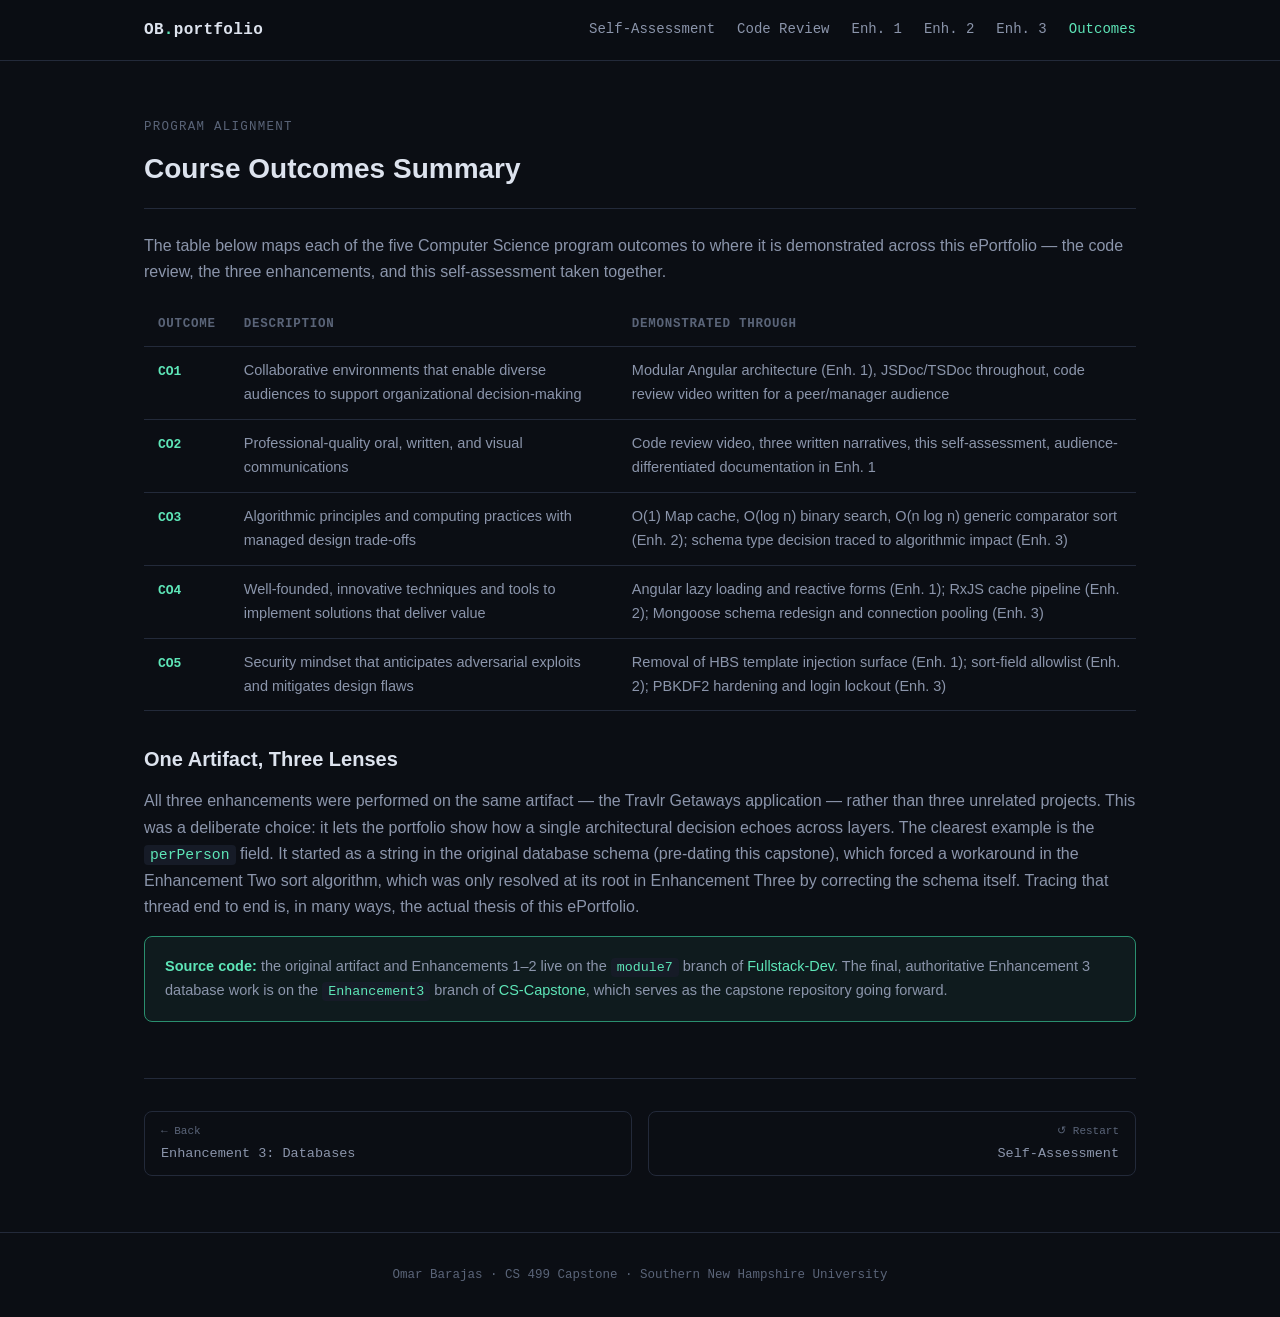
<file: outcomes.html>
<!DOCTYPE html>
<html lang="en">
<head>
<meta charset="UTF-8">
<meta name="viewport" content="width=device-width, initial-scale=1.0">
<title>Course Outcomes — Omar Barajas</title>
<link rel="stylesheet" href="style.css">
</head>
<body>

<div class="topnav">
  <div class="wrap">
    <a href="index.html" class="brand">OB<span>.</span>portfolio</a>
    <nav>
      <a href="index.html">Self-Assessment</a>
      <a href="code-review.html">Code Review</a>
      <a href="enhancement-one.html">Enh. 1</a>
      <a href="enhancement-two.html">Enh. 2</a>
      <a href="enhancement-three.html">Enh. 3</a>
      <a href="outcomes.html" class="active">Outcomes</a>
    </nav>
  </div>
</div>

<section>
  <p class="section-label">Program Alignment</p>
  <h2>Course Outcomes Summary</h2>

  <p>
    The table below maps each of the five Computer Science program outcomes to where it is
    demonstrated across this ePortfolio — the code review, the three enhancements, and this
    self-assessment taken together.
  </p>

  <table>
    <tr><th>Outcome</th><th>Description</th><th>Demonstrated Through</th></tr>
    <tr>
      <td><strong>CO1</strong></td>
      <td>Collaborative environments that enable diverse audiences to support organizational decision-making</td>
      <td>Modular Angular architecture (Enh. 1), JSDoc/TSDoc throughout, code review video written for a peer/manager audience</td>
    </tr>
    <tr>
      <td><strong>CO2</strong></td>
      <td>Professional-quality oral, written, and visual communications</td>
      <td>Code review video, three written narratives, this self-assessment, audience-differentiated documentation in Enh. 1</td>
    </tr>
    <tr>
      <td><strong>CO3</strong></td>
      <td>Algorithmic principles and computing practices with managed design trade-offs</td>
      <td>O(1) Map cache, O(log n) binary search, O(n log n) generic comparator sort (Enh. 2); schema type decision traced to algorithmic impact (Enh. 3)</td>
    </tr>
    <tr>
      <td><strong>CO4</strong></td>
      <td>Well-founded, innovative techniques and tools to implement solutions that deliver value</td>
      <td>Angular lazy loading and reactive forms (Enh. 1); RxJS cache pipeline (Enh. 2); Mongoose schema redesign and connection pooling (Enh. 3)</td>
    </tr>
    <tr>
      <td><strong>CO5</strong></td>
      <td>Security mindset that anticipates adversarial exploits and mitigates design flaws</td>
      <td>Removal of HBS template injection surface (Enh. 1); sort-field allowlist (Enh. 2); PBKDF2 hardening and login lockout (Enh. 3)</td>
    </tr>
  </table>

  <h3>One Artifact, Three Lenses</h3>
  <p>
    All three enhancements were performed on the same artifact — the Travlr Getaways application —
    rather than three unrelated projects. This was a deliberate choice: it lets the portfolio show how
    a single architectural decision echoes across layers. The clearest example is the
    <code>perPerson</code> field. It started as a string in the original database schema (pre-dating
    this capstone), which forced a workaround in the Enhancement Two sort algorithm, which was only
    resolved at its root in Enhancement Three by correcting the schema itself. Tracing that thread end
    to end is, in many ways, the actual thesis of this ePortfolio.
  </p>

  <div class="callout">
    <strong>Source code:</strong> the original artifact and Enhancements 1–2 live on the
    <code>module7</code> branch of
    <a href="https://github.com/Omar1997-SNHU/Fullstack-Dev/tree/module7" target="_blank" rel="noopener">Fullstack-Dev</a>.
    The final, authoritative Enhancement 3 database work is on the <code>Enhancement3</code> branch of
    <a href="https://github.com/Omar1997-SNHU/CS-Capstone/tree/Enhancement3" target="_blank" rel="noopener">CS-Capstone</a>,
    which serves as the capstone repository going forward.
  </div>

  <div class="page-nav">
    <a class="prev" href="enhancement-three.html"><span class="dir">← Back</span>Enhancement 3: Databases</a>
    <a class="next" href="index.html"><span class="dir">↺ Restart</span>Self-Assessment</a>
  </div>
</section>

<footer>Omar Barajas · CS 499 Capstone · Southern New Hampshire University</footer>

</body>
</html>
</file>
<file: style.css>
:root {
  --bg: #0b0e14;
  --bg-panel: #11151f;
  --bg-panel-2: #161b27;
  --border: #232a3a;
  --text: #dde3ee;
  --text-dim: #8b95ab;
  --text-faint: #5a6478;
  --accent: #5ee6b8;
  --accent-dim: #2a8f6f;
  --accent-warm: #f2a65a;
  --mono: "JetBrains Mono", "SF Mono", Consolas, "Courier New", monospace;
  --sans: "Inter", -apple-system, BlinkMacSystemFont, "Segoe UI", sans-serif;
  --radius: 8px;
  --maxw: 920px;
}

* { box-sizing: border-box; }

html { scroll-behavior: smooth; }

body {
  margin: 0;
  background: var(--bg);
  color: var(--text);
  font-family: var(--sans);
  line-height: 1.65;
  font-size: 16px;
}

a { color: var(--accent); text-decoration: none; }
a:hover { text-decoration: underline; }
a:focus-visible, button:focus-visible { outline: 2px solid var(--accent); outline-offset: 2px; }

img { max-width: 100%; }

.wrap { max-width: var(--maxw); margin: 0 auto; padding: 0 24px; }

/* ---------- Top nav ---------- */
.topnav {
  position: sticky;
  top: 0;
  z-index: 50;
  background: rgba(11, 14, 20, 0.92);
  backdrop-filter: blur(8px);
  border-bottom: 1px solid var(--border);
}
.topnav .wrap {
  display: flex;
  align-items: center;
  justify-content: space-between;
  height: 60px;
  max-width: 1040px;
}
.topnav .brand {
  font-family: var(--mono);
  font-weight: 700;
  color: var(--text);
  letter-spacing: 0.02em;
}
.topnav .brand span { color: var(--accent); }
.topnav nav { display: flex; gap: 22px; }
.topnav nav a {
  color: var(--text-dim);
  font-size: 14px;
  font-family: var(--mono);
}
.topnav nav a.active, .topnav nav a:hover { color: var(--accent); text-decoration: none; }

/* ---------- Hero ---------- */
.hero {
  max-width: 1040px;
  margin: 0 auto;
  padding: 64px 24px 40px;
}
.eyebrow {
  font-family: var(--mono);
  font-size: 12.5px;
  color: var(--accent);
  letter-spacing: 0.12em;
  text-transform: uppercase;
  margin: 0 0 14px;
}
.hero h1 {
  font-size: clamp(32px, 5vw, 48px);
  line-height: 1.1;
  margin: 0 0 16px;
  font-weight: 700;
  letter-spacing: -0.01em;
}
.hero h1 em { color: var(--accent); font-style: normal; }
.hero p.lede {
  font-size: 18px;
  color: var(--text-dim);
  max-width: 640px;
  margin: 0 0 28px;
}
.btn-row { display: flex; gap: 12px; flex-wrap: wrap; }
.btn {
  display: inline-flex;
  align-items: center;
  gap: 6px;
  padding: 11px 20px;
  border-radius: var(--radius);
  font-family: var(--mono);
  font-size: 14px;
  font-weight: 600;
  border: 1px solid var(--border);
}
.btn-primary { background: var(--accent); color: #06140f; border-color: var(--accent); }
.btn-primary:hover { background: #7ff0c8; text-decoration: none; }
.btn-ghost { color: var(--text); }
.btn-ghost:hover { border-color: var(--accent); color: var(--accent); text-decoration: none; }

/* ---------- Sections ---------- */
section { max-width: 1040px; margin: 0 auto; padding: 56px 24px; }
section.tight { padding-top: 24px; }
.section-label {
  font-family: var(--mono);
  font-size: 12.5px;
  color: var(--text-faint);
  text-transform: uppercase;
  letter-spacing: 0.1em;
  margin: 0 0 8px;
}
h2 {
  font-size: 28px;
  margin: 0 0 24px;
  font-weight: 700;
  border-bottom: 1px solid var(--border);
  padding-bottom: 16px;
}
h3 { font-size: 20px; margin: 32px 0 12px; color: var(--text); }
h3:first-child { margin-top: 0; }
p { color: var(--text-dim); margin: 0 0 16px; }
strong { color: var(--text); }

/* ---------- Cards / grids ---------- */
.grid-3 { display: grid; grid-template-columns: repeat(3, 1fr); gap: 16px; }
.grid-2 { display: grid; grid-template-columns: repeat(2, 1fr); gap: 16px; }
@media (max-width: 720px) { .grid-3, .grid-2 { grid-template-columns: 1fr; } }

.card {
  background: var(--bg-panel);
  border: 1px solid var(--border);
  border-radius: var(--radius);
  padding: 24px;
}
.card h4 {
  font-family: var(--mono);
  font-size: 13px;
  color: var(--accent);
  text-transform: uppercase;
  letter-spacing: 0.06em;
  margin: 0 0 10px;
}
.card p { margin: 0; font-size: 14.5px; }

/* ---------- Pills / tags ---------- */
.pill-row { display: flex; flex-wrap: wrap; gap: 8px; margin: 16px 0; }
.pill {
  font-family: var(--mono);
  font-size: 12.5px;
  padding: 5px 12px;
  border-radius: 100px;
  border: 1px solid var(--border);
  color: var(--text-dim);
  background: var(--bg-panel);
}
.pill.co {
  border-color: var(--accent-dim);
  color: var(--accent);
}

/* ---------- Code blocks ---------- */
pre {
  background: #070a10;
  border: 1px solid var(--border);
  border-radius: var(--radius);
  padding: 18px;
  overflow-x: auto;
  font-family: var(--mono);
  font-size: 13px;
  line-height: 1.6;
  color: #b9c4dd;
  margin: 0 0 20px;
}
code {
  font-family: var(--mono);
  font-size: 0.92em;
  background: var(--bg-panel-2);
  padding: 2px 6px;
  border-radius: 4px;
  color: var(--accent);
}
pre code { background: none; padding: 0; color: inherit; }
.code-label {
  font-family: var(--mono);
  font-size: 11.5px;
  color: var(--text-faint);
  text-transform: uppercase;
  letter-spacing: 0.08em;
  margin: 0 0 6px;
}

/* ---------- Before/after ---------- */
.compare { display: grid; grid-template-columns: 1fr 1fr; gap: 16px; margin: 24px 0; }
@media (max-width: 720px) { .compare { grid-template-columns: 1fr; } }
.compare .panel { border-radius: var(--radius); border: 1px solid var(--border); overflow: hidden; }
.compare .panel-head {
  font-family: var(--mono);
  font-size: 12px;
  padding: 8px 14px;
  letter-spacing: 0.06em;
}
.compare .before .panel-head { background: rgba(242, 166, 90, 0.12); color: var(--accent-warm); }
.compare .after .panel-head { background: rgba(94, 230, 184, 0.12); color: var(--accent); }
.compare pre { border: none; border-radius: 0; margin: 0; }

/* ---------- Table ---------- */
table { width: 100%; border-collapse: collapse; margin: 0 0 8px; font-size: 14.5px; }
th, td { text-align: left; padding: 12px 14px; border-bottom: 1px solid var(--border); vertical-align: top; }
th { font-family: var(--mono); font-size: 12.5px; color: var(--text-faint); text-transform: uppercase; letter-spacing: 0.06em; }
td { color: var(--text-dim); }
td strong { color: var(--accent); font-family: var(--mono); font-size: 13px; }

/* ---------- Q&A narrative blocks ---------- */
.qa { margin-bottom: 28px; }
.qa .q {
  font-family: var(--mono);
  font-size: 13px;
  color: var(--accent);
  margin: 0 0 8px;
  display: flex;
  gap: 10px;
}
.qa .q .num {
  color: var(--text-faint);
  flex-shrink: 0;
}
.qa .a { margin: 0; padding-left: 24px; border-left: 2px solid var(--border); }

/* ---------- Video embed ---------- */
.video-embed {
  position: relative;
  width: 100%;
  padding-top: 56.25%;
  background: var(--bg-panel);
  border: 1px solid var(--border);
  border-radius: var(--radius);
  overflow: hidden;
  margin-bottom: 12px;
}
.video-embed iframe { position: absolute; inset: 0; width: 100%; height: 100%; border: 0; }
.video-note { font-family: var(--mono); font-size: 12.5px; color: var(--text-faint); margin-top: 0; }

/* ---------- Callout ---------- */
.callout {
  background: rgba(94, 230, 184, 0.06);
  border: 1px solid var(--accent-dim);
  border-radius: var(--radius);
  padding: 18px 20px;
  font-size: 14.5px;
  color: var(--text-dim);
  margin: 0 0 20px;
}
.callout strong { color: var(--accent); }

/* ---------- Page nav (prev/next) ---------- */
.page-nav {
  display: flex;
  justify-content: space-between;
  gap: 16px;
  border-top: 1px solid var(--border);
  margin-top: 56px;
  padding: 32px 0 0;
}
.page-nav a {
  font-family: var(--mono);
  font-size: 13.5px;
  color: var(--text-dim);
  border: 1px solid var(--border);
  border-radius: var(--radius);
  padding: 10px 16px;
  flex: 1;
}
.page-nav a:hover { color: var(--accent); border-color: var(--accent-dim); text-decoration: none; }
.page-nav a.next { text-align: right; }
.page-nav .dir { display: block; color: var(--text-faint); font-size: 11px; margin-bottom: 2px; }

/* ---------- Footer ---------- */
footer {
  border-top: 1px solid var(--border);
  padding: 32px 24px;
  text-align: center;
  font-family: var(--mono);
  font-size: 12.5px;
  color: var(--text-faint);
}

@media (prefers-reduced-motion: reduce) {
  html { scroll-behavior: auto; }
}
</file>
